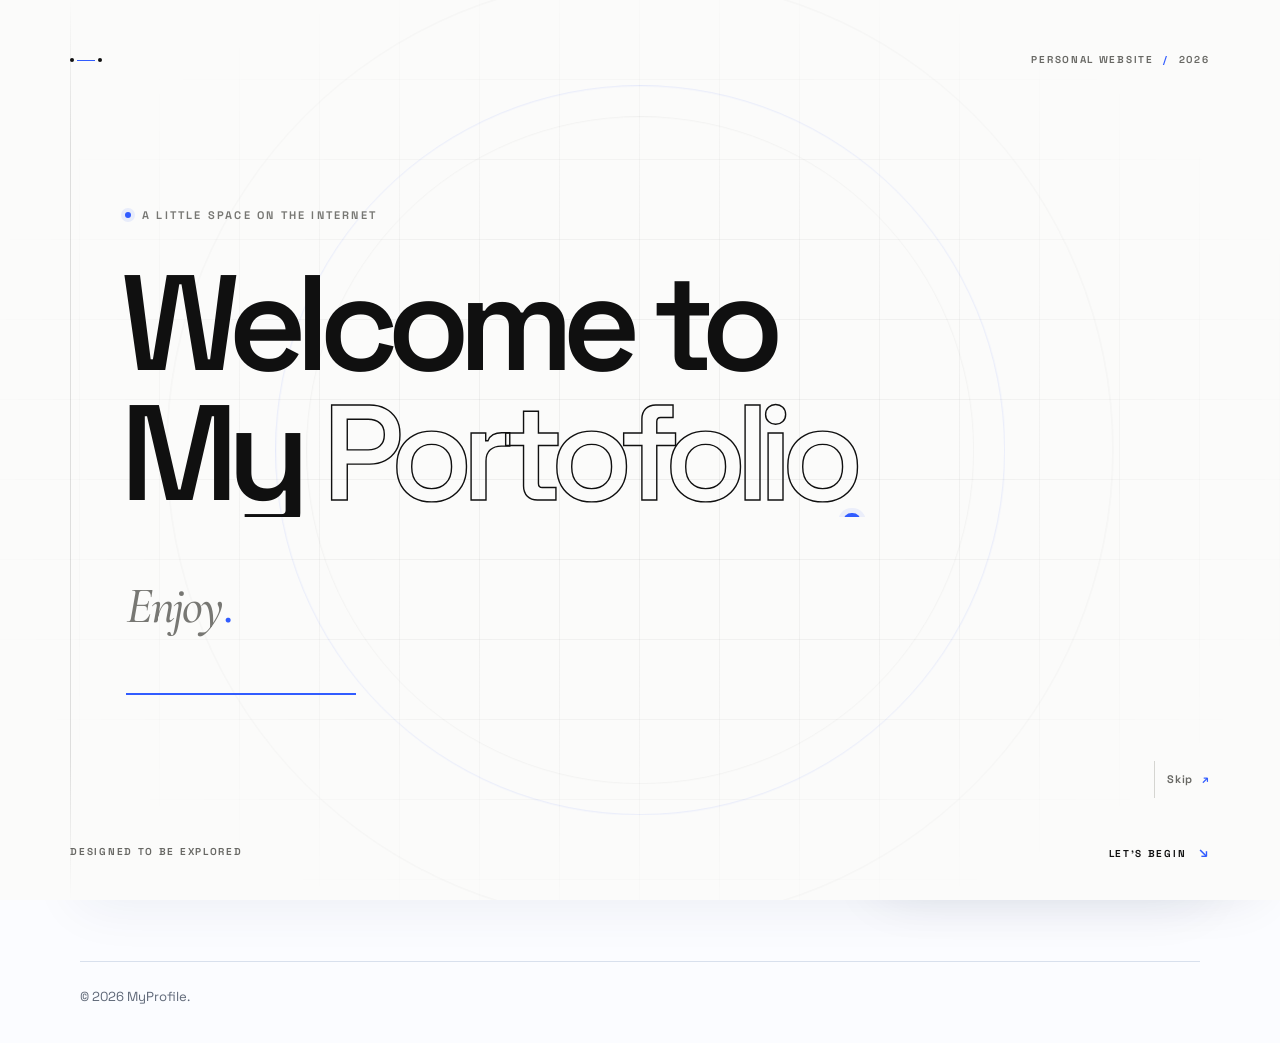
<file: index.html>
<!DOCTYPE html>
<html lang="id">
<head>
    <meta charset="UTF-8">
    <meta name="viewport" content="width=device-width, initial-scale=1.0">
    <title>Beranda | Biodata Saya</title>
    <link rel="preconnect" href="https://fonts.googleapis.com">
    <link rel="preconnect" href="https://fonts.gstatic.com" crossorigin>
    <link href="https://fonts.googleapis.com/css2?family=Cormorant+Garamond:ital,wght@1,500&family=Space+Grotesk:wght@400;500;600;700&display=swap" rel="stylesheet">
    <link rel="stylesheet" href="style.css">
    <link rel="stylesheet" href="https://cdnjs.cloudflare.com/ajax/libs/font-awesome/6.7.2/css/all.min.css">
    <link rel="preconnect" href="https://fonts.googleapis.com">
    <link rel="preconnect" href="https://fonts.gstatic.com" crossorigin>
    <link href="https://fonts.googleapis.com/css2?family=IBM+Plex+Mono:wght@400;500;600&family=Space+Grotesk:wght@400;500;600;700&display=swap" rel="stylesheet">

    <script src="site.js" defer></script>
    <script src="particles.js" defer></script>
</head>
<body>

<div class="portfolio-intro" id="portfolio-intro" aria-label="Welcome to My Portofolio. Enjoy." role="status">
    <div class="intro-grid" aria-hidden="true"></div>
    <div class="intro-orbit intro-orbit-one" aria-hidden="true"></div>
    <div class="intro-orbit intro-orbit-two" aria-hidden="true"></div>
    <div class="intro-topline" aria-hidden="true">
        <span class="intro-mark"><span></span><span></span><span></span></span>
        <span class="intro-index">PERSONAL WEBSITE <i> / </i> 2026</span>
    </div>
    <div class="intro-center">
        <p class="intro-eyebrow"><span class="intro-eyebrow-dot"></span> A LITTLE SPACE ON THE INTERNET</p>
        <div class="intro-title-wrap">
            <h1 class="intro-title"><span>Welcome to</span><span class="intro-title-second">My <em>Portofolio</em></span></h1>
        </div>
        <p class="intro-enjoy">Enjoy<span class="intro-period">.</span></p>
        <div class="intro-progress" aria-hidden="true"><span></span></div>
    </div>
    <div class="intro-bottomline" aria-hidden="true">
        <span>DESIGNED TO BE EXPLORED</span>
        <span class="intro-scroll-hint">LET'S BEGIN <b>↘</b></span>
    </div>
    <button class="intro-skip" id="intro-skip" type="button" aria-label="Skip intro">Skip <span>↗</span></button>
</div>

<nav>
    <a href="index.html" class="logo">BiodataSaya.</a>
    <ul>
        <li><a href="index.html" class="active">Beranda</a></li>
        <li><a href="tentang.html">Tentang</a></li>
        <li><a href="hobi.html">Hobi</a></li>
        <li><a href="cita-cita.html">Cita-cita</a></li>
        <li><a href="kontak.html">Kontak</a></li>
    </ul>
</nav>


<main class="home-main">
    <section class="hero">
       <div class="avatar">
    <img src="baim5.jpeg" alt="baim6">
</div>
        <h1>Halo, Saya <span class="highlight">Baim Al Habsyih</span></h1>
        <p>Selamat datang di website biodata pribadi saya.</p>
        <p>Di sini kamu bisa mengenal lebih dekat tentang saya, hobi, dan cita-cita saya.</p>

      
    </section>

    <section class="card">
        <h2>Selamat Datang!</h2>
        <p>
            Website ini dibuat untuk memperkenalkan diri saya
            dan menjadi tempat saya untuk berbagi informasi tentang
            kehidupan, minat, dan impian saya.
        </p>
        
    </section>
</main>

<footer>© 2026 MyProfile.</footer>

    <script src="intro.js" defer></script>
</body>
</html>
</file>
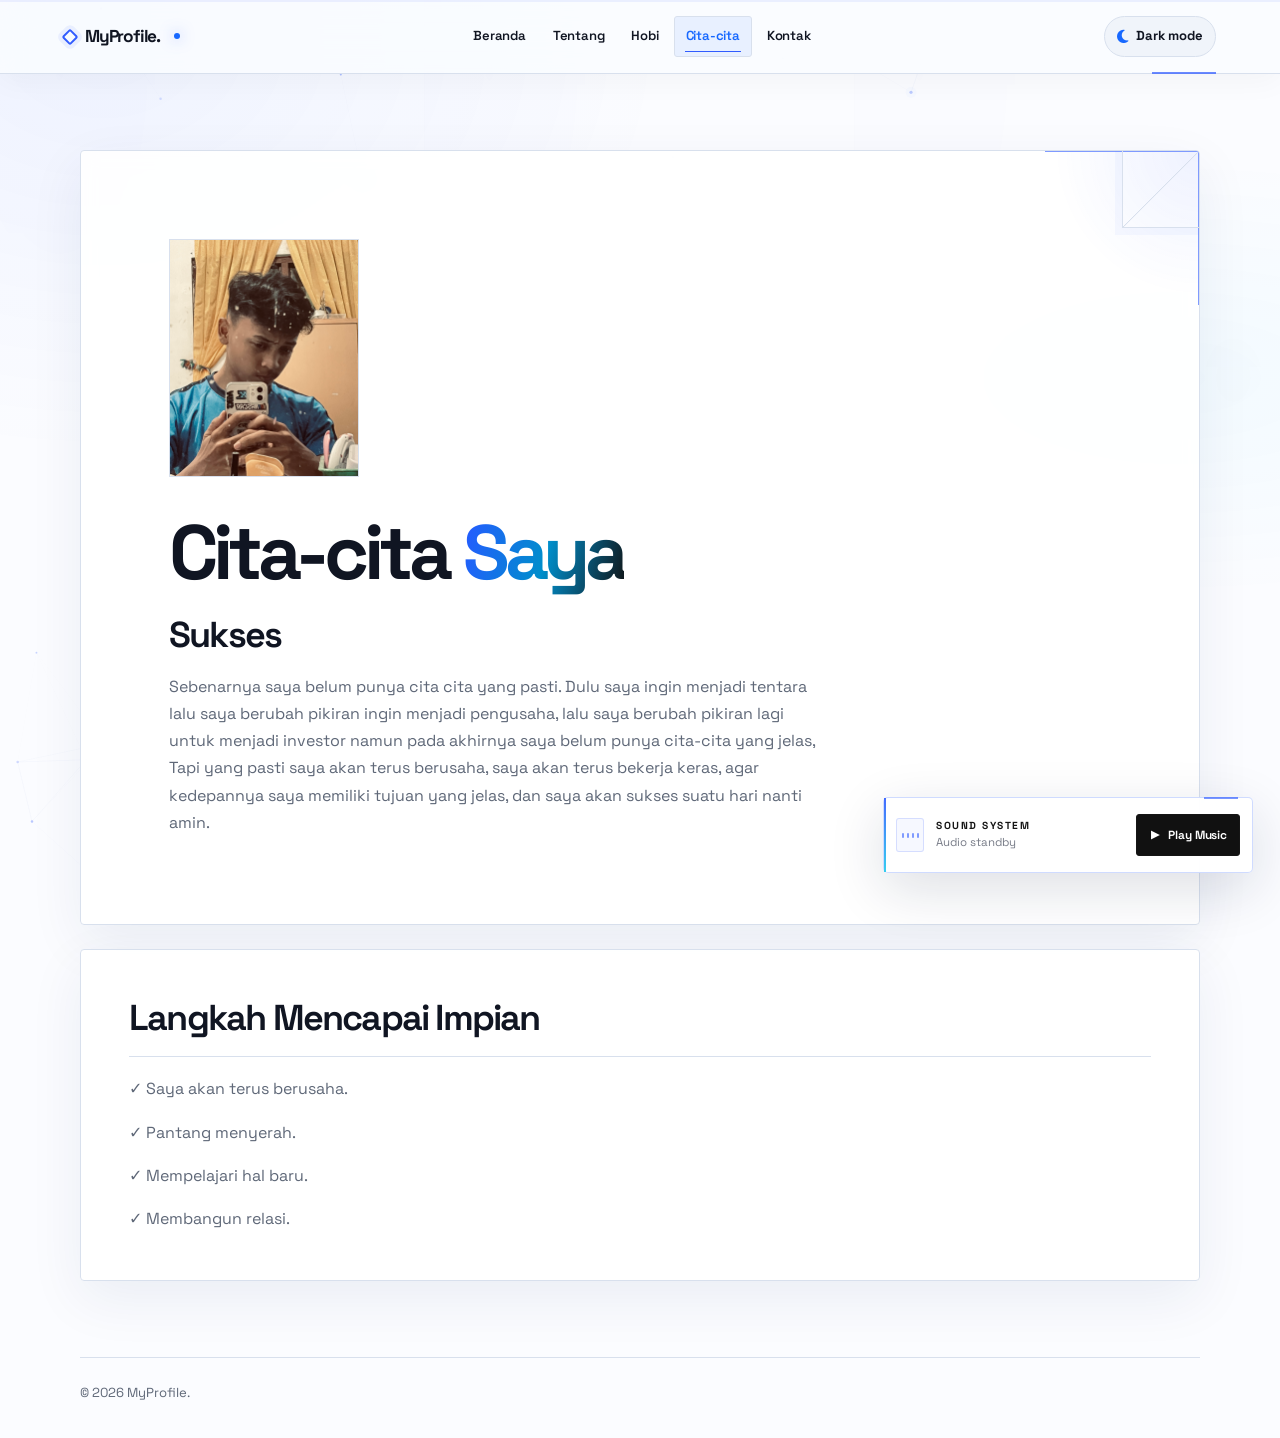
<file: cita-cita.html>
<!DOCTYPE html>
<html lang="id">
<head>
    <meta charset="UTF-8">
    <meta name="viewport" content="width=device-width, initial-scale=1.0">
    <title>Cita-cita | MyProfile</title>
    <link rel="stylesheet" href="style.css">
    <link rel="stylesheet" href="https://cdnjs.cloudflare.com/ajax/libs/font-awesome/6.7.2/css/all.min.css">
    <link rel="preconnect" href="https://fonts.googleapis.com">
    <link rel="preconnect" href="https://fonts.gstatic.com" crossorigin>
    <link href="https://fonts.googleapis.com/css2?family=IBM+Plex+Mono:wght@400;500;600&family=Space+Grotesk:wght@400;500;600;700&display=swap" rel="stylesheet">
    <script src="site.js" defer></script>
    <script src="particles.js" defer></script>
</head>
<body>


<nav>
    <a href="index.html" class="logo">MyProfile.</a>
    <ul>
        <li><a href="index.html">Beranda</a></li>
        <li><a href="tentang.html">Tentang</a></li>
        <li><a href="hobi.html">Hobi</a></li>
        <li><a href="cita-cita.html" class="active">Cita-cita</a></li>
        <li><a href="kontak.html">Kontak</a></li>
    </ul>
</nav>


<main>
    <section class="hero">
       <div class="avatar">
    <img src="baim.jpeg" alt="baim">
</div>
        <h1>Cita-cita <span class="highlight">Saya</span></h1>
        <h2>Sukses</h2>

        <p>
            Sebenarnya saya belum punya cita cita yang pasti. Dulu saya ingin menjadi tentara
			lalu saya berubah pikiran ingin menjadi pengusaha, lalu saya berubah pikiran lagi untuk menjadi investor
			namun pada akhirnya saya belum punya cita-cita yang jelas, Tapi yang pasti saya akan terus berusaha,
			saya akan terus bekerja keras, agar kedepannya saya memiliki tujuan yang jelas, dan saya akan sukses suatu hari nanti amin.
        </p>


    </section>

    <section class="card">
        <h2>Langkah Mencapai Impian</h2>
        <p>✓ Saya akan terus berusaha.</p>
        <p>✓ Pantang menyerah.</p>
        <p>✓ Mempelajari hal baru.</p>
        <p>✓ Membangun relasi.</p>
    </section>
</main>

<footer>© 2026 MyProfile.</footer>

</body>
</html>
</file>
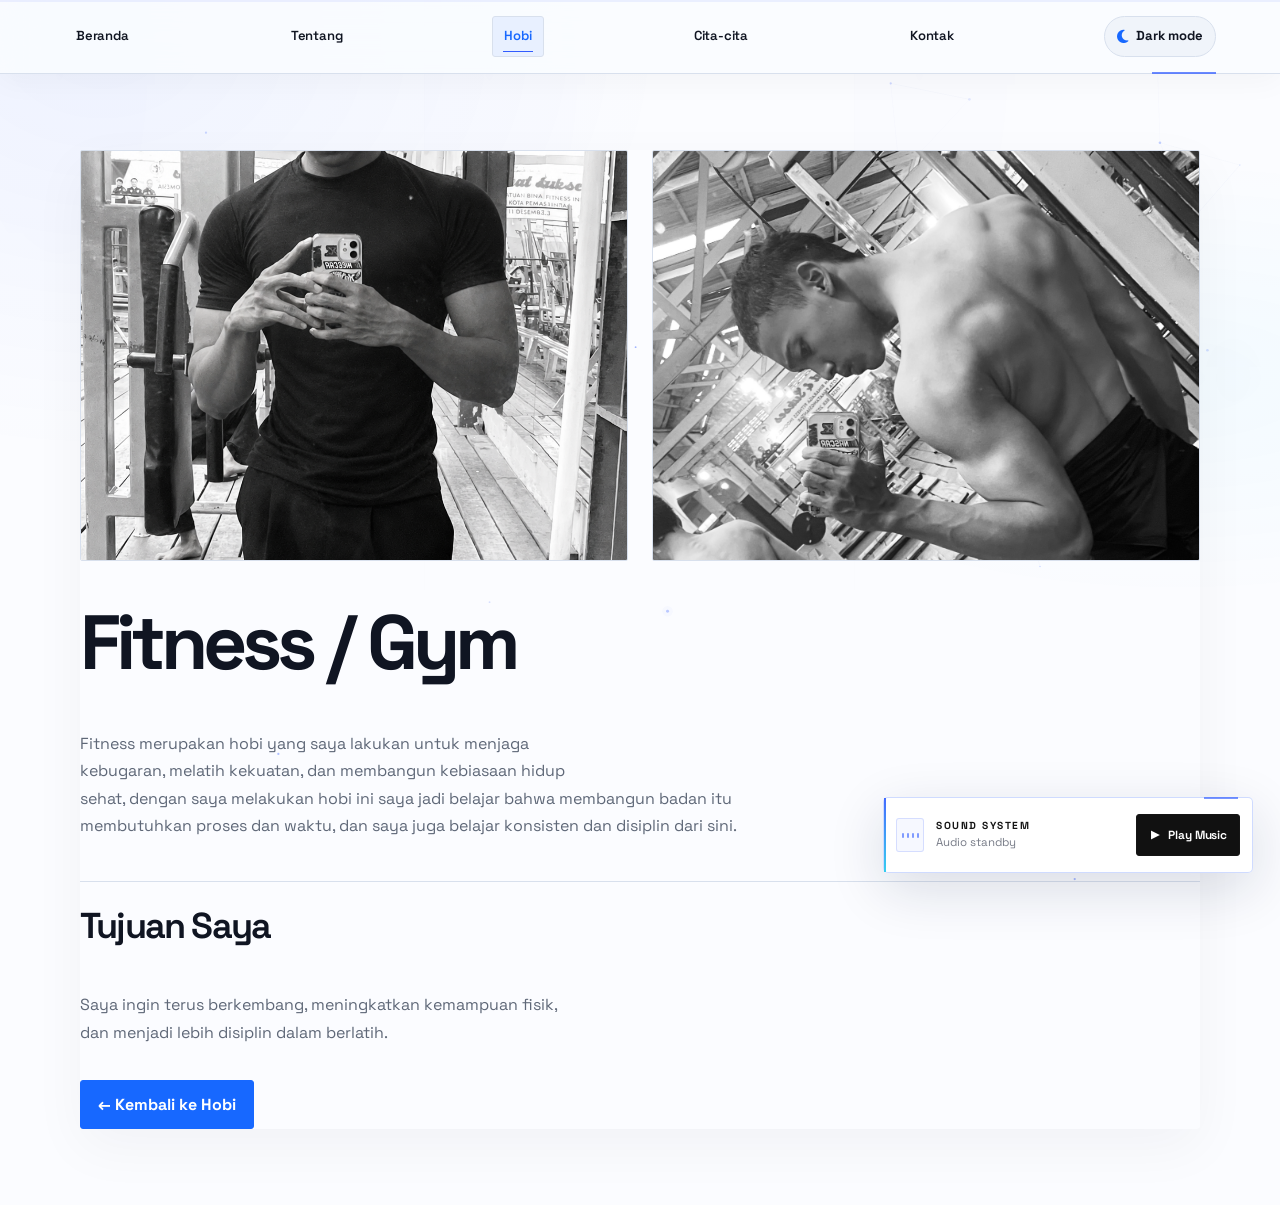
<file: fitness.html>
<!DOCTYPE html>
<html lang="id">
<head>
    <meta charset="UTF-8">
    <meta name="viewport" content="width=device-width, initial-scale=1.0">
    <title>Hobi Fitness</title>
    <link rel="stylesheet" href="style.css">
    <link rel="stylesheet" href="https://cdnjs.cloudflare.com/ajax/libs/font-awesome/6.7.2/css/all.min.css">
    <link rel="preconnect" href="https://fonts.googleapis.com">
    <link rel="preconnect" href="https://fonts.gstatic.com" crossorigin>
    <link href="https://fonts.googleapis.com/css2?family=IBM+Plex+Mono:wght@400;500;600&family=Space+Grotesk:wght@400;500;600;700&display=swap" rel="stylesheet">
    <script src="site.js" defer></script>
    <script src="particles.js" defer></script>
</head>
<body>

    <nav class="navbar">
        <a href="index.html">Beranda</a>
        <a href="tentang.html">Tentang</a>
        <a href="hobi.html" class="active">Hobi</a>
        <a href="cita-cita.html">Cita-cita</a>
        <a href="kontak.html">Kontak</a>
    </nav>

    <main class="hobby-detail">
        <img src="gym.png" alt="gym">
		<img src="gym2.jpeg" alt="gym2">

        <h1>Fitness / Gym</h1>

        <p>
            Fitness merupakan hobi yang saya lakukan untuk menjaga
            kebugaran, melatih kekuatan, dan membangun kebiasaan hidup
            sehat, dengan saya melakukan hobi ini saya jadi belajar bahwa membangun badan itu
			membutuhkan proses dan waktu, dan saya juga belajar konsisten dan disiplin dari sini.
        </p>

        <h2>Tujuan Saya</h2>
        <p>
            Saya ingin terus berkembang, meningkatkan kemampuan fisik,
            dan menjadi lebih disiplin dalam berlatih.
        </p>

        <a href="hobi.html" class="back-button">
            ← Kembali ke Hobi
        </a>
    </main>

</body>
</html>
</file>
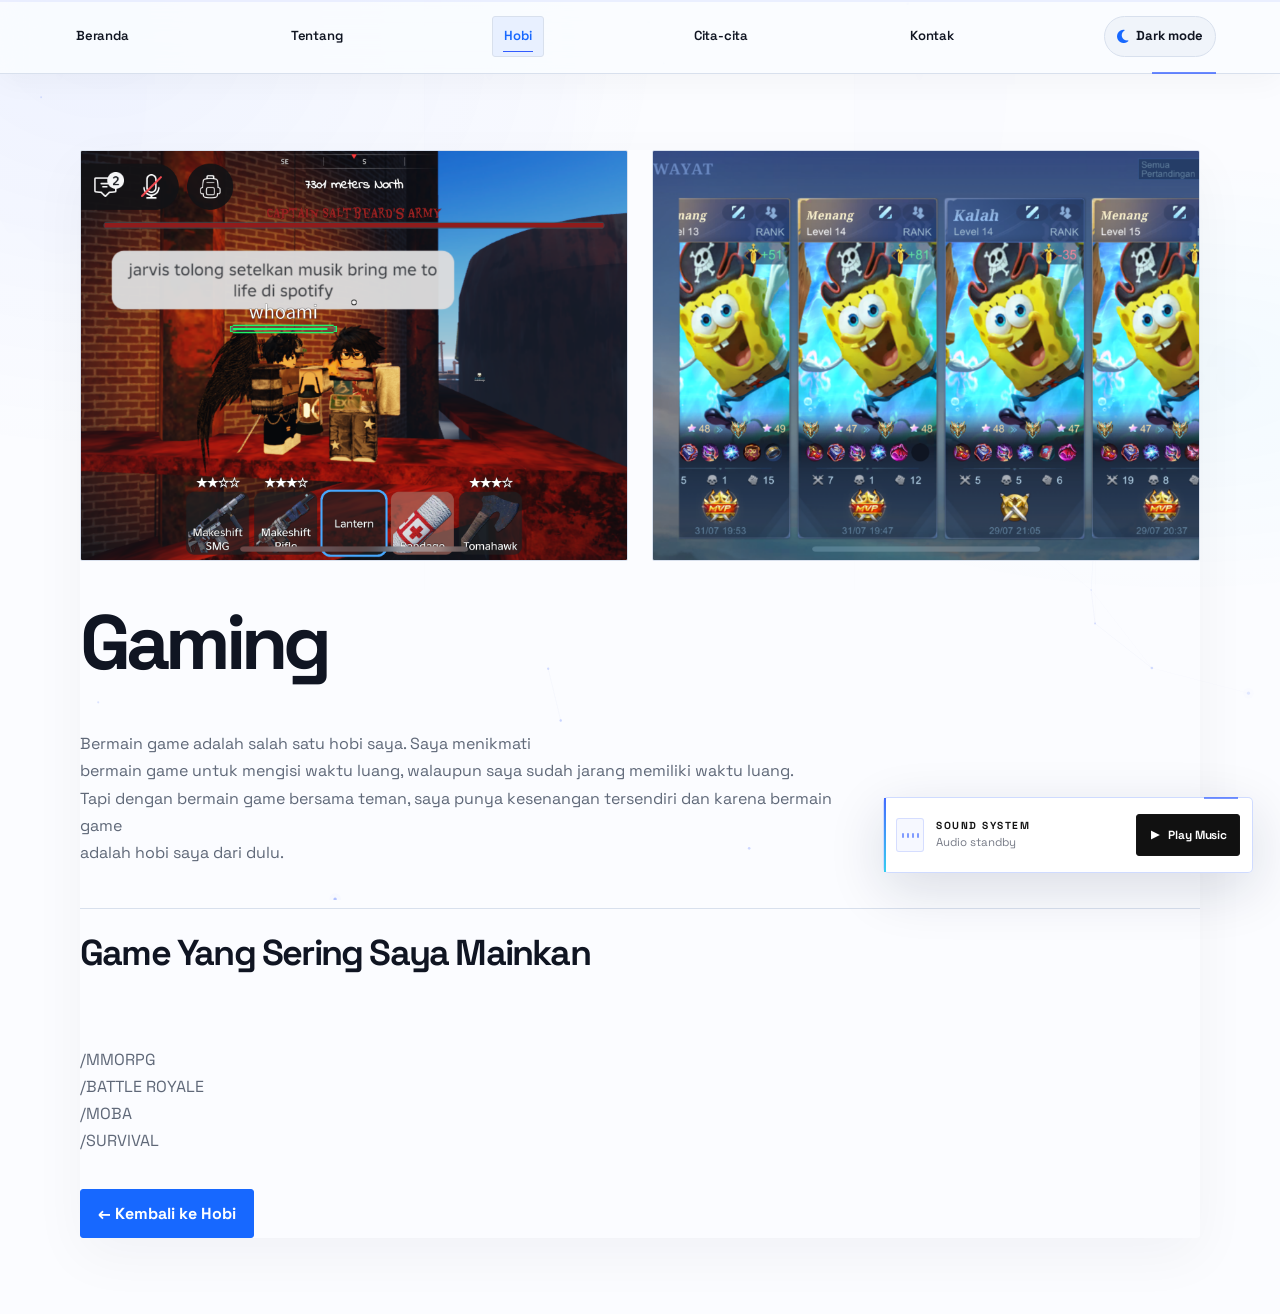
<file: gaming.html>
<!DOCTYPE html>
<html lang="id">
<head>
    <meta charset="UTF-8">
    <meta name="viewport" content="width=device-width, initial-scale=1.0">
    <title>Hobi Gaming</title>
    <link rel="stylesheet" href="style.css">
    <link rel="stylesheet" href="https://cdnjs.cloudflare.com/ajax/libs/font-awesome/6.7.2/css/all.min.css">
    <link rel="preconnect" href="https://fonts.googleapis.com">
    <link rel="preconnect" href="https://fonts.gstatic.com" crossorigin>
    <link href="https://fonts.googleapis.com/css2?family=IBM+Plex+Mono:wght@400;500;600&family=Space+Grotesk:wght@400;500;600;700&display=swap" rel="stylesheet">
    <script src="site.js" defer></script>
    <script src="particles.js" defer></script>
</head>
<body>

    <nav class="navbar">
        <a href="index.html">Beranda</a>
        <a href="tentang.html">Tentang</a>
        <a href="hobi.html" class="active">Hobi</a>
        <a href="cita-cita.html">Cita-cita</a>
        <a href="kontak.html">Kontak</a>
    </nav>

    <main class="hobby-detail">
        <img src="gaming1.png" alt="gaming1">
		<img src="gaming2.png" alt="gaming2">

        <h1>Gaming</h1>

        <p>
            Bermain game adalah salah satu hobi saya. Saya menikmati
            bermain game untuk mengisi waktu luang, walaupun saya sudah jarang memiliki waktu luang.
			Tapi dengan bermain game bersama teman, saya punya kesenangan tersendiri dan karena bermain game
			adalah hobi saya dari dulu.
        </p>

        <h2>Game Yang Sering Saya Mainkan</h2>
        <p>
            
			/MMORPG
			/BATTLE ROYALE
			/MOBA
			/SURVIVAL
        </p>

        <a href="hobi.html" class="back-button">
            ← Kembali ke Hobi
        </a>
    </main>

</body>
</html>
</file>
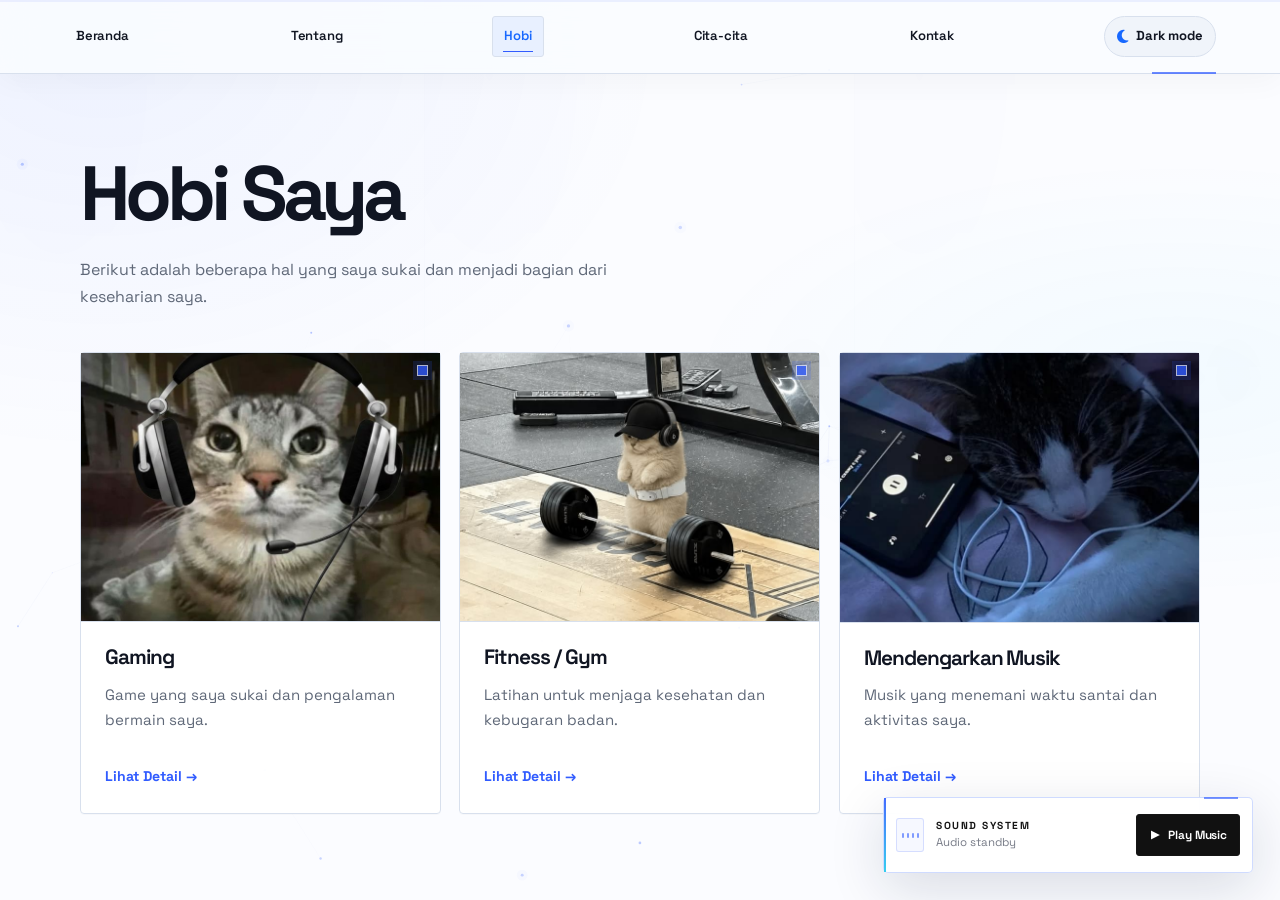
<file: hobi.html>
<!DOCTYPE html>
<html lang="id">
<head>
    <meta charset="UTF-8">
    <meta name="viewport" content="width=device-width, initial-scale=1.0">
    <title>Hobi Saya</title>
    <link rel="stylesheet" href="style.css">
    <link rel="stylesheet" href="https://cdnjs.cloudflare.com/ajax/libs/font-awesome/6.7.2/css/all.min.css">
    <link rel="preconnect" href="https://fonts.googleapis.com">
    <link rel="preconnect" href="https://fonts.gstatic.com" crossorigin>
    <link href="https://fonts.googleapis.com/css2?family=IBM+Plex+Mono:wght@400;500;600&family=Space+Grotesk:wght@400;500;600;700&display=swap" rel="stylesheet">
    <script src="site.js" defer></script>
    <script src="particles.js" defer></script>
</head>
<body>

<nav class="navbar">
    <a href="index.html">Beranda</a>
    <a href="tentang.html">Tentang</a>
    <a href="hobi.html" class="active">Hobi</a>
    <a href="cita-cita.html">Cita-cita</a>
    <a href="kontak.html">Kontak</a>
</nav>

    <main class="hobby-container">
        <h1>Hobi Saya</h1>
        <p class="hobby-intro">
            Berikut adalah beberapa hal yang saya sukai
            dan menjadi bagian dari keseharian saya.
        </p>

        <div class="hobby-grid">

            <a href="gaming.html" class="hobby-card">
                <img src="gamingcat.jfif" alt="gamingcat">
                <div class="hobby-info">
                    <h2>Gaming</h2>
                    <p>Game yang saya sukai dan pengalaman bermain saya.</p>
                    <span>Lihat Detail →</span>
                </div>
            </a>

            <a href="fitness.html" class="hobby-card">
                <img src="gymcat.jfif" alt="gymcat">
                <div class="hobby-info">
                    <h2>Fitness / Gym</h2>
                    <p>Latihan untuk menjaga kesehatan dan kebugaran badan.</p>
                    <span>Lihat Detail →</span>
                </div>
            </a>

            <a href="musik.html" class="hobby-card">
                <img src="musiccat.jfif" alt="musiccat">
                <div class="hobby-info">
                    <h2>Mendengarkan Musik</h2>
                    <p>Musik yang menemani waktu santai dan aktivitas saya.</p>
                    <span>Lihat Detail →</span>
                </div>
            </a>

        </div>
    </main>

</body>
</html>
</file>
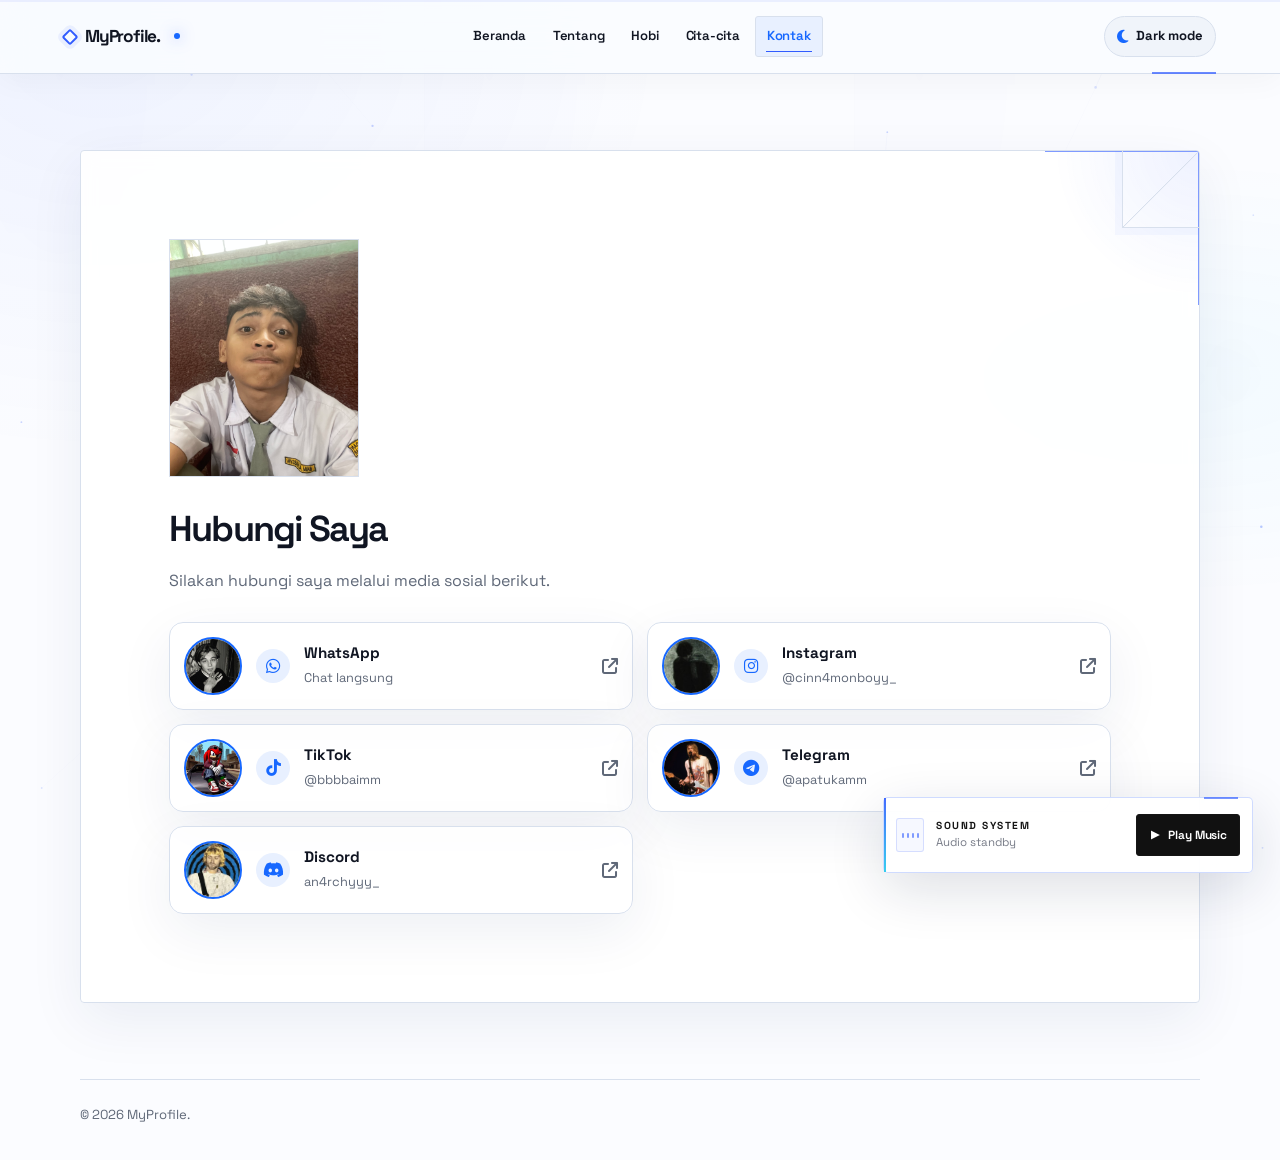
<file: kontak.html>
<!DOCTYPE html>
<html lang="id">
<head>
    <meta charset="UTF-8">
    <meta name="viewport" content="width=device-width, initial-scale=1.0">
    <title>Kontak | MyProfile</title>
    <link rel="stylesheet" href="style.css">
    <link rel="stylesheet" href="https://cdnjs.cloudflare.com/ajax/libs/font-awesome/6.7.2/css/all.min.css">
    <link rel="preconnect" href="https://fonts.googleapis.com">
    <link rel="preconnect" href="https://fonts.gstatic.com" crossorigin>
    <link href="https://fonts.googleapis.com/css2?family=IBM+Plex+Mono:wght@400;500;600&family=Space+Grotesk:wght@400;500;600;700&display=swap" rel="stylesheet">
    <script src="site.js" defer></script>
    <script src="particles.js" defer></script>
</head>
<body>


<nav>
    <a href="index.html" class="logo">MyProfile.</a>
    <ul>
        <li><a href="index.html">Beranda</a></li>
        <li><a href="tentang.html">Tentang</a></li>
        <li><a href="hobi.html">Hobi</a></li>
        <li><a href="cita-cita.html">Cita-cita</a></li>
        <li><a href="kontak.html" class="active">Kontak</a></li>
    </ul>
</nav>


<main>
    <section class="hero">
         <div class="avatar">
    <img src="baim3.jpeg" alt="baim3">
</div>
       <h2>Hubungi Saya</h2>
<p>Silakan hubungi saya melalui media sosial berikut.</p>

<div class="social-links" aria-label="Daftar media sosial">
    <a class="social-card" href="https://wa.me/6285355792309" target="_blank" rel="noopener noreferrer">
        <img class="social-avatar" src="whatsappprofile.jpg" alt="Foto profil WhatsApp" onerror="this.style.display='none'">
        <span class="social-icon"><i class="fa-brands fa-whatsapp" aria-hidden="true"></i></span>
        <span class="social-meta"><strong>WhatsApp</strong><span>Chat langsung</span></span><i class="fa-solid fa-arrow-up-right-from-square social-arrow" aria-hidden="true"></i>
    </a>
    <a class="social-card" href="https://www.instagram.com/cinn4monboyy_/" target="_blank" rel="noopener noreferrer">
        <img class="social-avatar" src="instagramprofil.jpg" alt="Foto profil Instagram" onerror="this.style.display='none'">
        <span class="social-icon"><i class="fa-brands fa-instagram" aria-hidden="true"></i></span>
        <span class="social-meta"><strong>Instagram</strong><span>@cinn4monboyy_</span></span><i class="fa-solid fa-arrow-up-right-from-square social-arrow" aria-hidden="true"></i>
    </a>
    <a class="social-card" href="https://www.tiktok.com/@bbbbaimm" target="_blank" rel="noopener noreferrer">
        <img class="social-avatar" src="tiktokprofile.jpg" alt="Foto profil TikTok" onerror="this.style.display='none'">
        <span class="social-icon"><i class="fa-brands fa-tiktok" aria-hidden="true"></i></span>
        <span class="social-meta"><strong>TikTok</strong><span>@bbbbaimm</span></span><i class="fa-solid fa-arrow-up-right-from-square social-arrow" aria-hidden="true"></i>
    </a>
    <a class="social-card" href="https://t.me/apatukamm" target="_blank" rel="noopener noreferrer">
        <img class="social-avatar" src="telegramprofile.jpg" alt="Foto profil Telegram" onerror="this.style.display='none'">
        <span class="social-icon"><i class="fa-brands fa-telegram" aria-hidden="true"></i></span>
        <span class="social-meta"><strong>Telegram</strong><span>@apatukamm</span></span><i class="fa-solid fa-arrow-up-right-from-square social-arrow" aria-hidden="true"></i>
    </a>
    <a class="social-card" href="https://discord.com/" target="_blank" rel="noopener noreferrer">
        <img class="social-avatar" src="discordprofile.jpg" alt="Foto profil Discord" onerror="this.style.display='none'">
        <span class="social-icon"><i class="fa-brands fa-discord" aria-hidden="true"></i></span>
        <span class="social-meta"><strong>Discord</strong><span>an4rchyyy_</span></span><i class="fa-solid fa-arrow-up-right-from-square social-arrow" aria-hidden="true"></i>
    </a>
</div>
    </section>
</main>

<footer>© 2026 MyProfile.</footer>

<script>
    function tampilkanPesan() {
        document.getElementById("pesan").textContent =
            "Halo! Terima kasih sudah mengunjungi website saya 😊";
    }
</script>

</body>
</html>
</file>
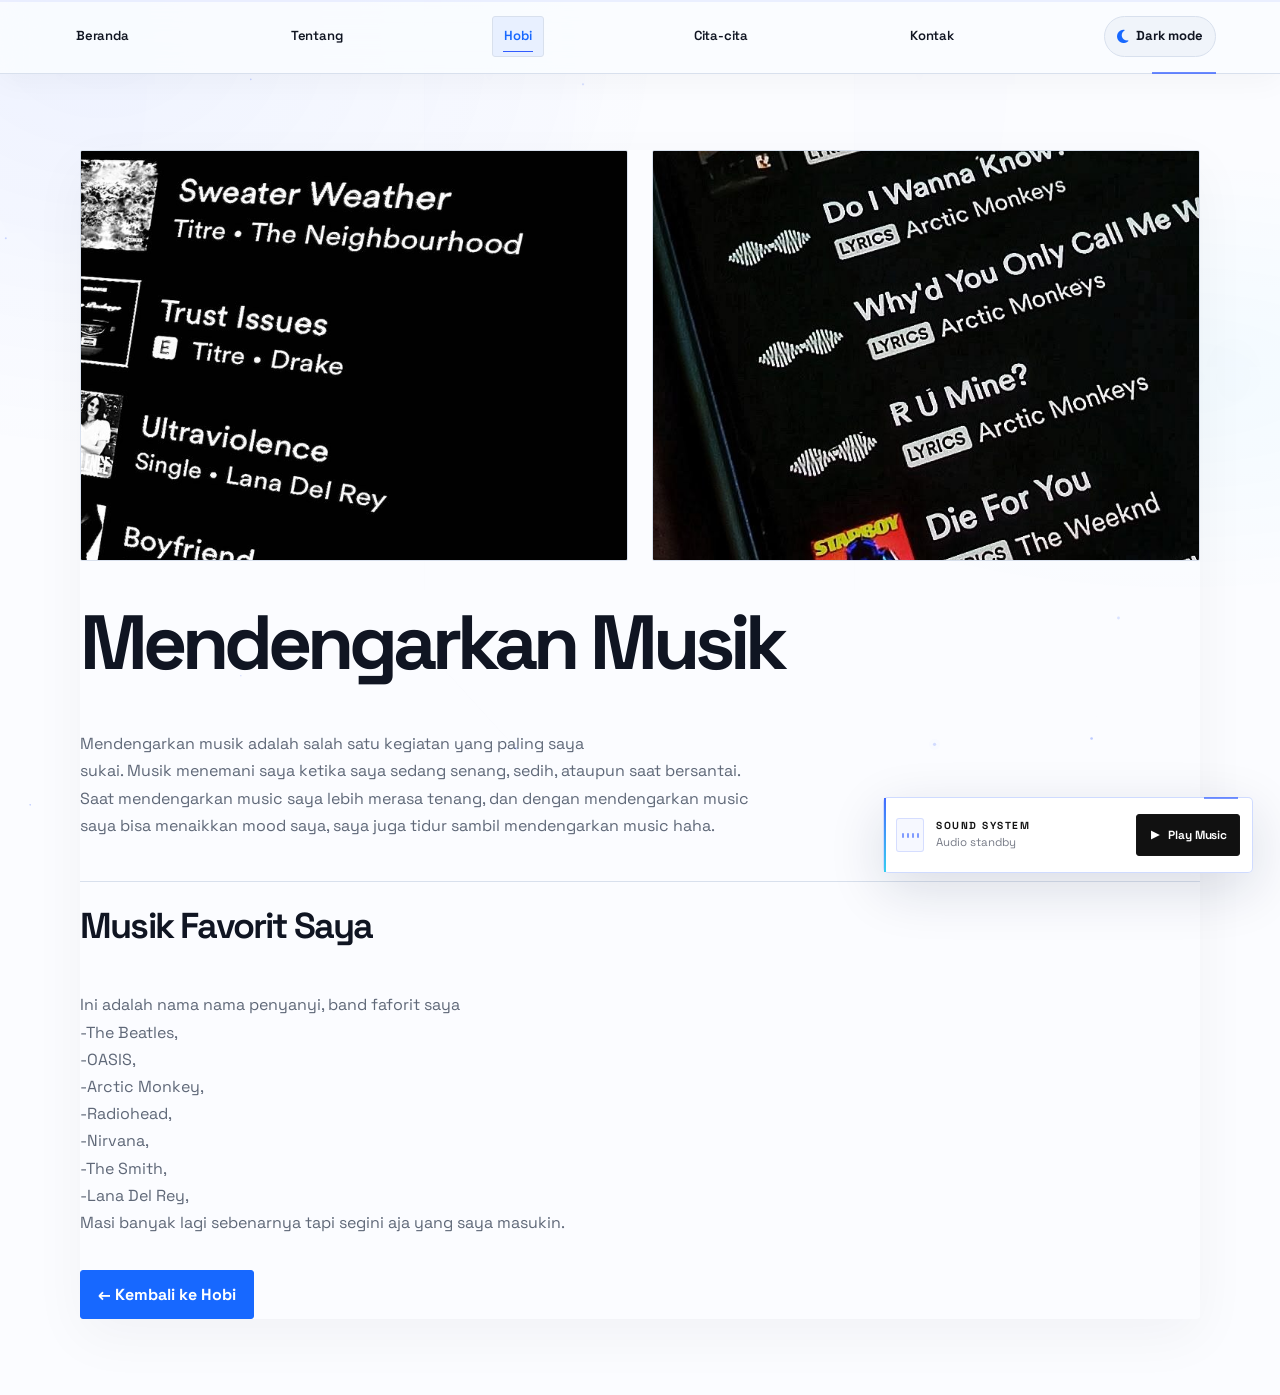
<file: musik.html>
<!DOCTYPE html>
<html lang="id">
<head>
    <meta charset="UTF-8">
    <meta name="viewport" content="width=device-width, initial-scale=1.0">
    <title>Hobi Musik</title>
    <link rel="stylesheet" href="style.css">
    <link rel="stylesheet" href="https://cdnjs.cloudflare.com/ajax/libs/font-awesome/6.7.2/css/all.min.css">
    <link rel="preconnect" href="https://fonts.googleapis.com">
    <link rel="preconnect" href="https://fonts.gstatic.com" crossorigin>
    <link href="https://fonts.googleapis.com/css2?family=IBM+Plex+Mono:wght@400;500;600&family=Space+Grotesk:wght@400;500;600;700&display=swap" rel="stylesheet">
    <script src="site.js" defer></script>
    <script src="particles.js" defer></script>
</head>
<body>

    <nav class="navbar">
        <a href="index.html">Beranda</a>
        <a href="tentang.html">Tentang</a>
        <a href="hobi.html" class="active">Hobi</a>
        <a href="cita-cita.html">Cita-cita</a>
        <a href="kontak.html">Kontak</a>
    </nav>

    <main class="hobby-detail">
        <img src="music.jfif" alt="music">
		<img src="music2.jfif" alt="music2">

        <h1>Mendengarkan Musik</h1>

        <p>
            Mendengarkan musik adalah salah satu kegiatan yang paling saya
            sukai. Musik menemani saya ketika saya sedang senang, sedih, ataupun saat bersantai.
			Saat mendengarkan music saya lebih merasa tenang, dan dengan mendengarkan music
			saya bisa menaikkan mood saya, saya juga tidur sambil mendengarkan music haha.
        </p>

        <h2>Musik Favorit Saya</h2>
        <p>
            Ini adalah nama nama penyanyi, band faforit saya
			-The Beatles,
			-OASIS,
			-Arctic Monkey,
			-Radiohead,
			-Nirvana,
			-The Smith,
			-Lana Del Rey,
			Masi banyak lagi sebenarnya tapi segini aja yang saya masukin.
        </p>

        <a href="hobi.html" class="back-button">
            ← Kembali ke Hobi
        </a>
    </main>

</body>
</html>
</file>
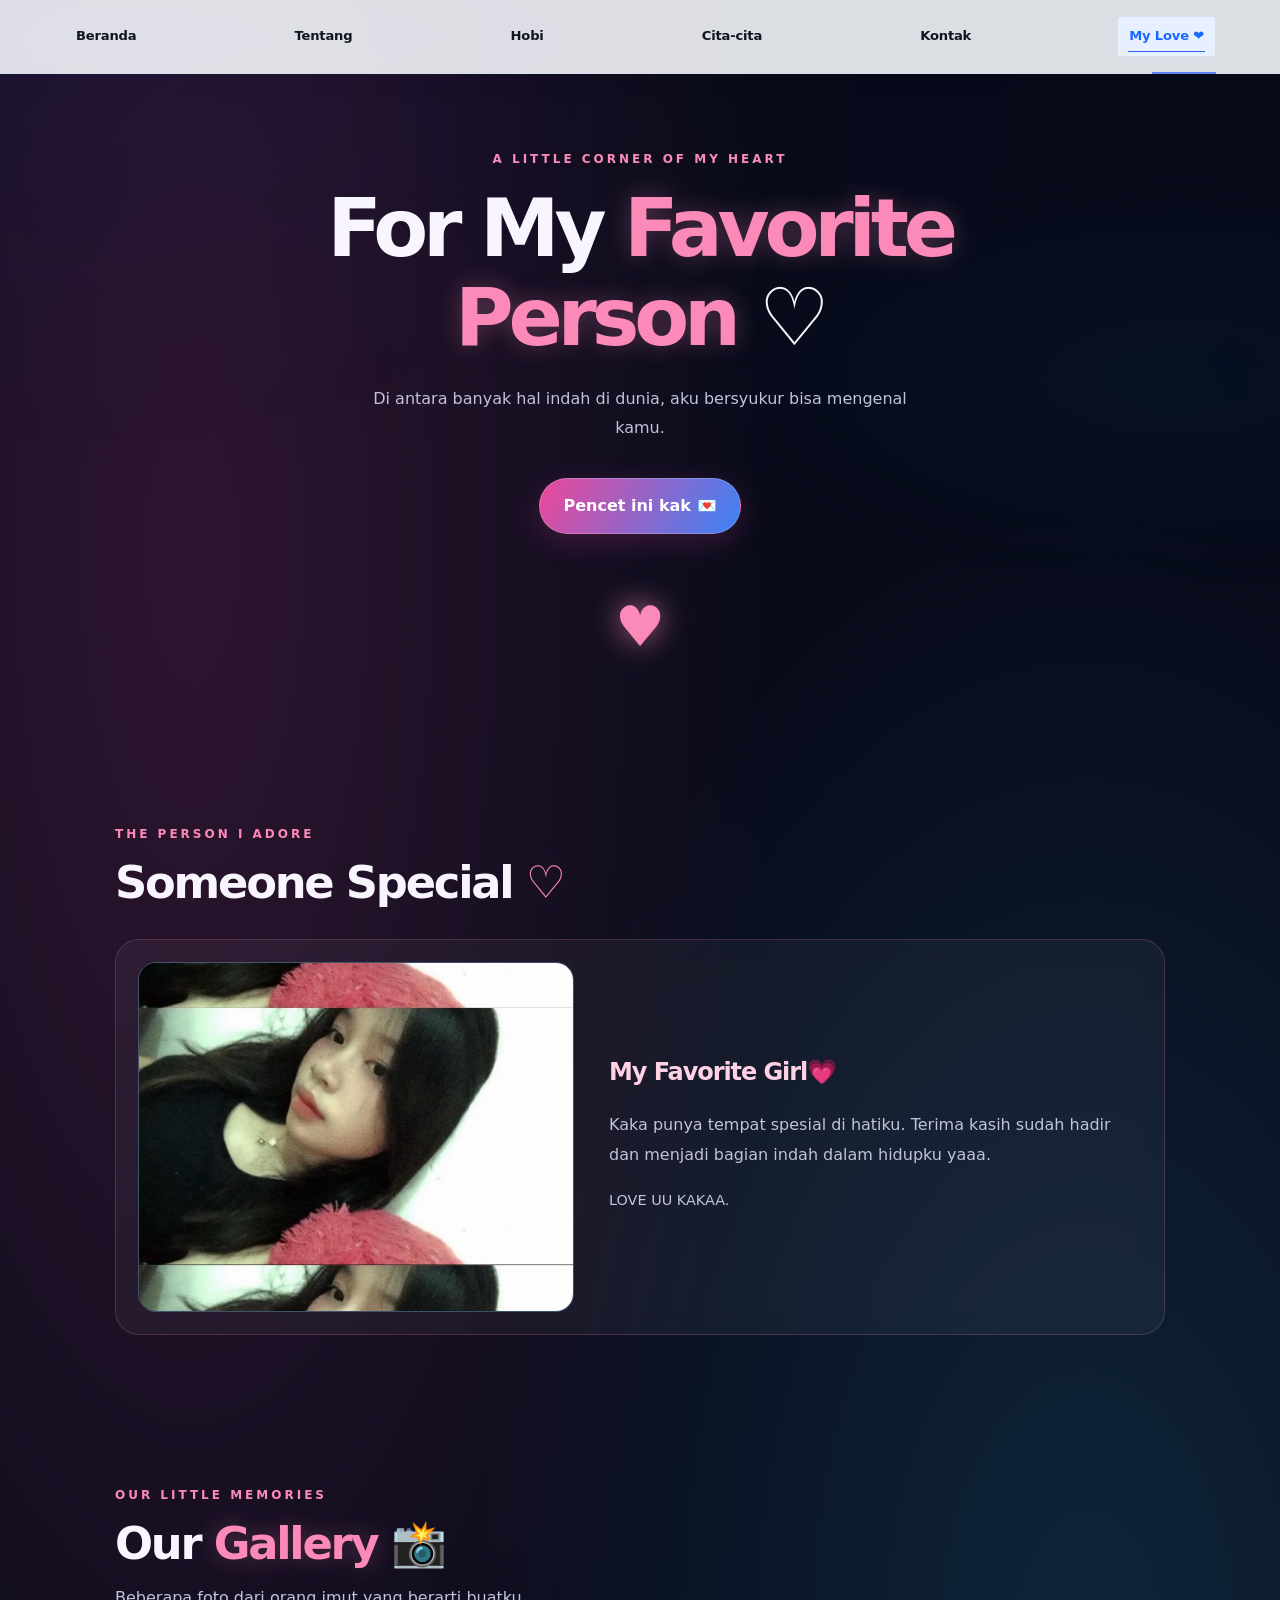
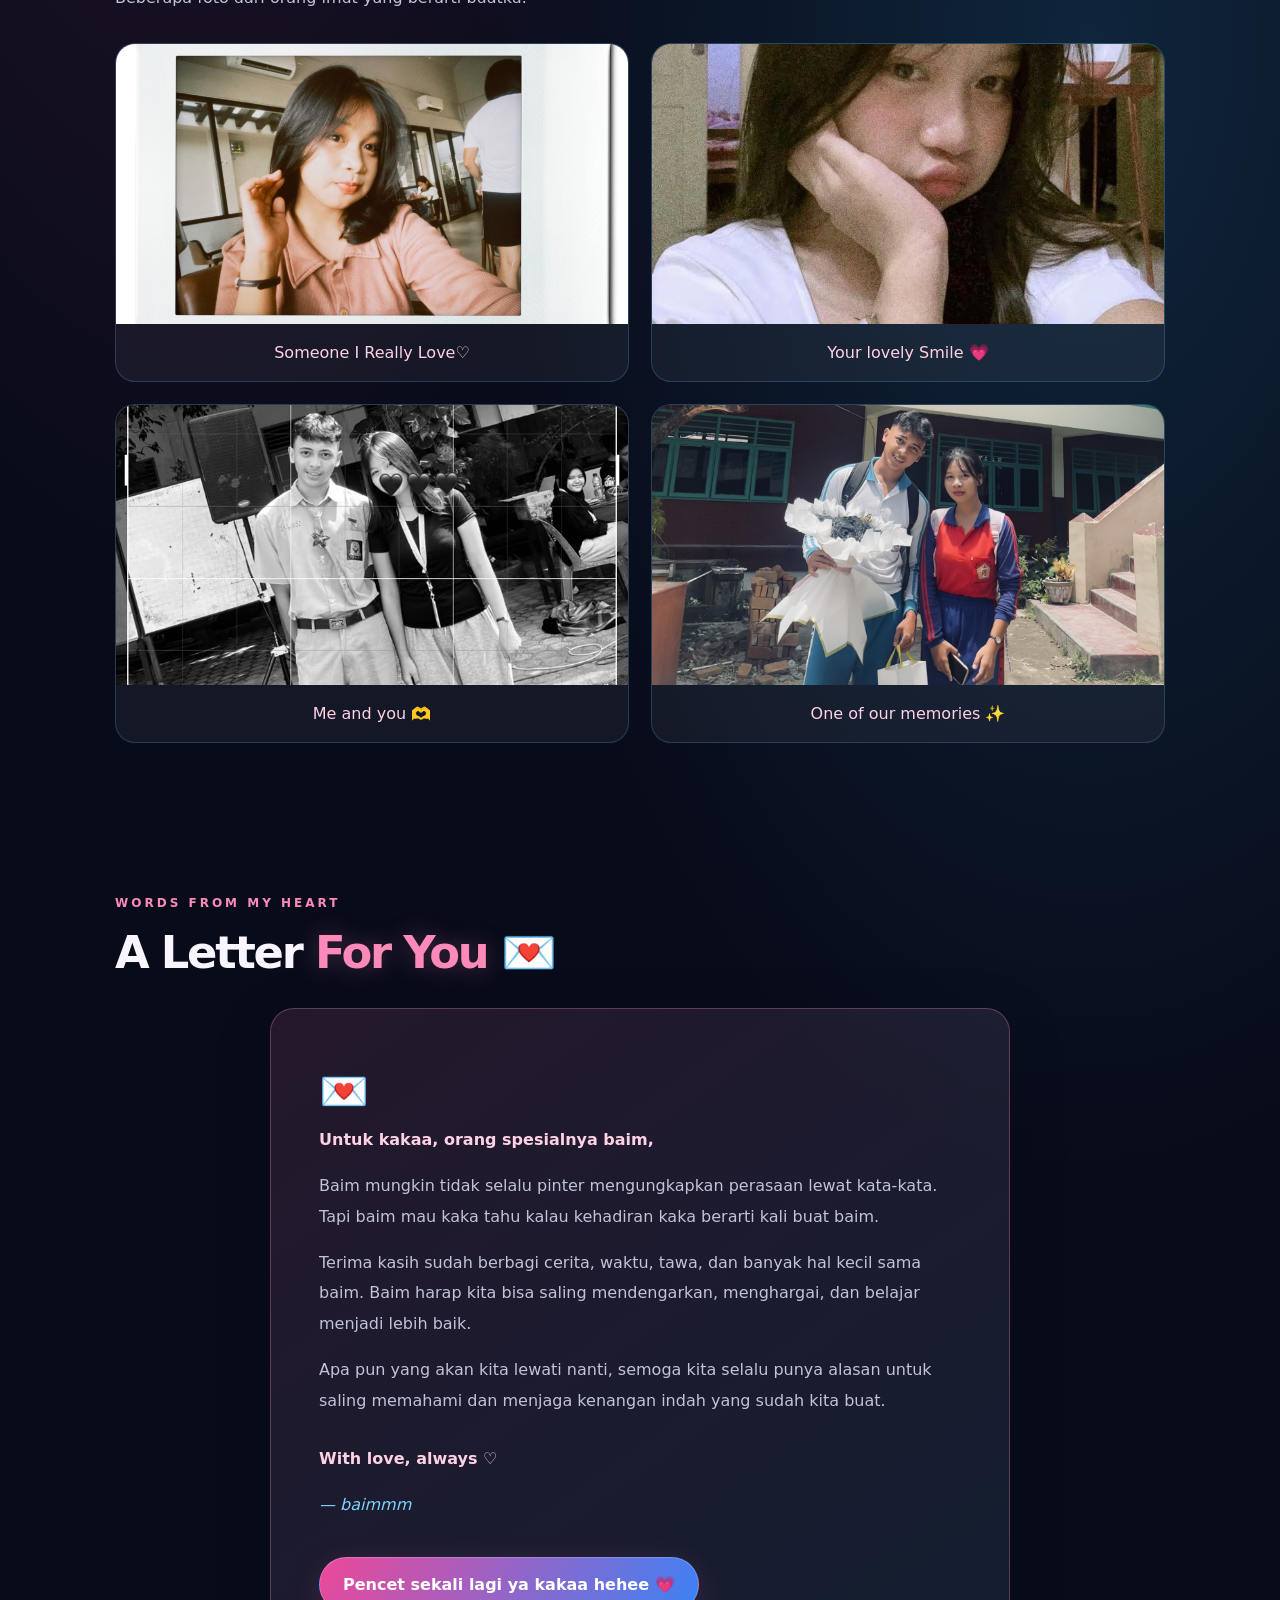
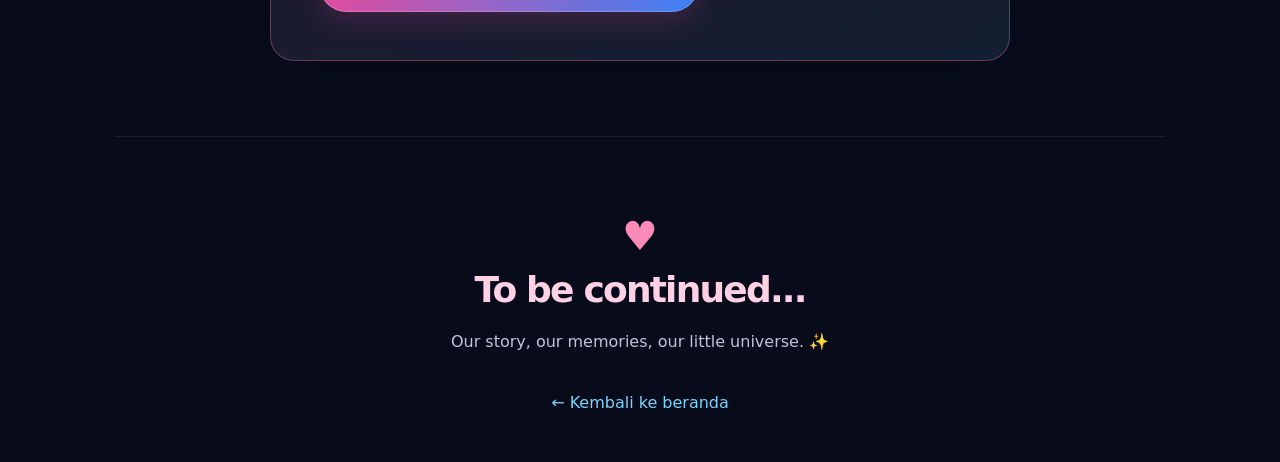
<file: pacar.html>
<!DOCTYPE html>
<html lang="id">
<head>
    <meta charset="UTF-8">
    <meta name="viewport" content="width=device-width, initial-scale=1.0">
    <meta name="theme-color" content="#080b1a">
    <title>My Love ❤️</title>
    <link rel="stylesheet" href="style.css">
    <link rel="stylesheet" href="pacar.css">
    <script src="pacar.js" defer></script>
</head>

<body class="love-page">

    <!-- Navbar -->
    <nav class="navbar">
        <a href="index.html">Beranda</a>
        <a href="tentang.html">Tentang</a>
        <a href="hobi.html">Hobi</a>
        <a href="cita-cita.html">Cita-cita</a>
        <a href="kontak.html">Kontak</a>
        <a href="pacar.html" class="active">My Love ❤️</a>
    </nav>

    <!-- Hati yang melayang -->
    <div class="floating-hearts" aria-hidden="true"></div>

    <main class="love-container">

        <!-- Hero -->
        <section class="love-hero">
            <p class="love-label">A LITTLE CORNER OF MY HEART</p>
            <h1>For My <span>Favorite Person</span> ♡</h1>
            <p class="love-subtitle">
                Di antara banyak hal indah di dunia,
                aku bersyukur bisa mengenal kamu.
            </p>
            <a href="#surat" class="love-button">
                Pencet ini kak 💌
            </a>
            <div class="hero-heart" aria-hidden="true">♥</div>
        </section>

        <!-- Foto pacar -->
        <section class="love-section" id="tentang-dia">
            <p class="love-label">THE PERSON I ADORE</p>
            <h2>Someone Special <span>♡</span></h2>

            <div class="love-profile">
                <img
                    src="kaka.jpeg"
                    alt="kaka"
                    class="love-main-photo"
                    loading="lazy"
                >
                <div class="love-profile-text">
                    <h3>My Favorite Girl💗</h3>
                    <p>
                        Kaka punya tempat spesial di hatiku.
                        Terima kasih sudah hadir dan menjadi
                        bagian indah dalam hidupku yaaa.
                    </p>
                    <p class="love-small">
                        LOVE UU KAKAA.
                    </p>
                </div>
            </div>
        </section>

        <!-- Galeri -->
        <section class="love-section" id="galeri">
            <p class="love-label">OUR LITTLE MEMORIES</p>
            <h2>Our <span>Gallery</span> 📸</h2>
            <p class="love-description">
                Beberapa foto dari orang imut yang berarti buatku.
            </p>

            <div class="love-gallery">
                <figure class="love-photo-card">
                    <img src="kaka2.jpeg"
                         alt="kaka2"
                         loading="lazy">
                    <figcaption>Someone I Really Love♡</figcaption>
                </figure>

                <figure class="love-photo-card">
                    <img src="kaka3.jpeg"
                         alt="kaka"
                         loading="lazy">
                    <figcaption>Your lovely Smile 💗</figcaption>
                </figure>

                <figure class="love-photo-card">
                    <img src="bareng.jpeg"
                         alt="bareng"
                         loading="lazy">
                    <figcaption>Me and you 🫶</figcaption>
                </figure>

                <figure class="love-photo-card">
                    <img src="bareng2.jpeg"
                         alt="bareng2"
                         loading="lazy">
                    <figcaption>One of our memories ✨</figcaption>
                </figure>
            </div>
        </section>

      

        <!-- Surat cinta -->
        <section class="love-section" id="surat">
            <p class="love-label">WORDS FROM MY HEART</p>
            <h2>A Letter <span>For You</span> 💌</h2>

            <div class="love-letter">
                <div class="letter-icon">💌</div>
                <p class="letter-greeting">Untuk kakaa, orang spesialnya baim,</p>

                <p>
                    Baim mungkin tidak selalu pinter mengungkapkan
                    perasaan lewat kata-kata. Tapi baim mau kaka
                    tahu kalau kehadiran kaka berarti kali buat baim.
                </p>

                <p>
                    Terima kasih sudah berbagi cerita, waktu,
                    tawa, dan banyak hal kecil sama baim.
                    Baim harap kita bisa
                    saling mendengarkan, menghargai, dan belajar
                    menjadi lebih baik.
                </p>

                <p>
                    Apa pun yang akan kita lewati nanti,
                    semoga kita selalu punya alasan untuk
                    saling memahami dan menjaga kenangan indah
                    yang sudah kita buat.
                </p>

                <p class="letter-closing">
                    With love, always ♡
                </p>
                <p class="letter-signature">— baimmm</p>

                <button class="love-button" id="love-message-button"
                        type="button">
                    Pencet sekali lagi ya kakaa hehee 💗
                </button>
                <p id="secret-message" class="secret-message"
                   hidden>
                    Kalau kaka baca ini, ingat ya:
                    kaka adalah bagian istimewa dari ceritaku. ♡
                </p>
            </div>
        </section>

        <!-- Penutup -->
        <footer class="love-footer">
            <div class="footer-heart">♥</div>
            <h2>To be continued...</h2>
            <p>Our story, our memories, our little universe. ✨</p>
            <a href="index.html" class="love-back">← Kembali ke beranda</a>
        </footer>

    </main>
</body>
</html>
</file>
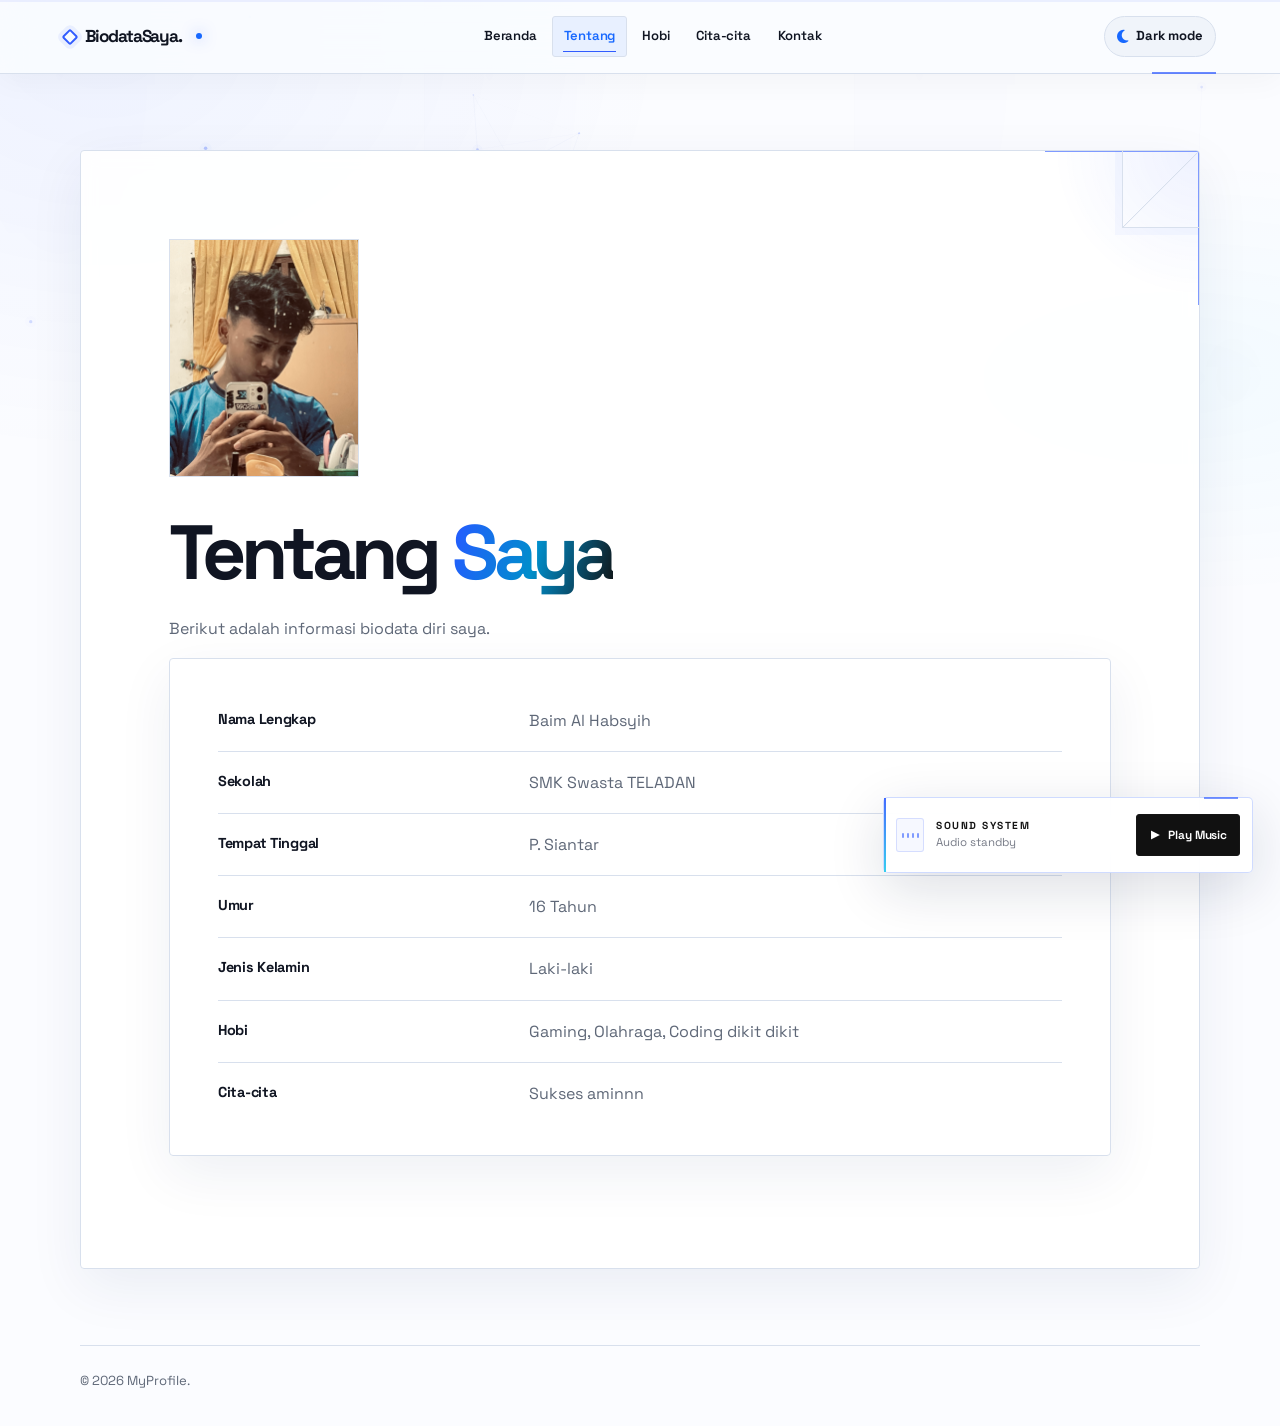
<file: tentang.html>
<!DOCTYPE html>
<html lang="id">
<head>
    <meta charset="UTF-8">
    <meta name="viewport" content="width=device-width, initial-scale=1.0">
    <title>Tentang Saya | MyProfile</title>
    <link rel="stylesheet" href="style.css">
    <link rel="stylesheet" href="https://cdnjs.cloudflare.com/ajax/libs/font-awesome/6.7.2/css/all.min.css">
    <link rel="preconnect" href="https://fonts.googleapis.com">
    <link rel="preconnect" href="https://fonts.gstatic.com" crossorigin>
    <link href="https://fonts.googleapis.com/css2?family=IBM+Plex+Mono:wght@400;500;600&family=Space+Grotesk:wght@400;500;600;700&display=swap" rel="stylesheet">
    <script src="site.js" defer></script>
    <script src="particles.js" defer></script>
</head>
<body>


<nav>
    <a href="index.html" class="logo">BiodataSaya.</a>
    <ul>
        <li><a href="index.html">Beranda</a></li>
        <li><a href="tentang.html" class="active">Tentang</a></li>
        <li><a href="hobi.html">Hobi</a></li>
        <li><a href="cita-cita.html">Cita-cita</a></li>
        <li><a href="kontak.html">Kontak</a></li>
    </ul>
</nav>


<main>
     <section class="hero">
       <div class="avatar">
    <img src="baim.jpeg" alt="baim6">
</div>
   <h1>Tentang <span class="highlight">Saya</span></h1>
    <p>Berikut adalah informasi biodata diri saya.</p>

    <section class="card">
        <ul class="profile-list">
            <li><strong>Nama Lengkap</strong><span>Baim Al Habsyih</span></li>
            <li><strong>Sekolah</strong><span>SMK Swasta TELADAN</span></li>
            <li><strong>Tempat Tinggal</strong><span>P. Siantar</span></li>
            <li><strong>Umur</strong><span>16 Tahun</span></li>
            <li><strong>Jenis Kelamin</strong><span>Laki-laki</span></li>
            <li><strong>Hobi</strong><span>Gaming, Olahraga, Coding dikit dikit</span></li>
            <li><strong>Cita-cita</strong><span>Sukses aminnn</span></li>
        </ul>
    </section>

   
</main>

<footer>© 2026 MyProfile.</footer>

</body>
</html>
</file>
<file: style.css>
/* BiodataSaya — shared design system */
:root {
  color-scheme: light;
  --paper: #ffffff;
  --paper-soft: #f7f7f5;
  --ink: #111111;
  --muted: #666666;
  --line: #d8d8d8;
  --line-strong: #111111;
  --accent: #245cff;
  --accent-soft: #edf1ff;
  --content: 1120px;
  --gutter: clamp(20px, 5vw, 72px);
  --space-1: 8px;
  --space-2: 16px;
  --space-3: 24px;
  --space-4: 40px;
  --space-5: 64px;
  --space-6: 96px;
  --radius: 2px;
}
* { box-sizing: border-box; }
html { scroll-behavior: smooth; scroll-padding-top: 100px; }
body {
  margin: 0;
  background: var(--paper);
  color: var(--ink);
  font-family: Inter, "Helvetica Neue", Arial, sans-serif;
  font-size: 16px;
  line-height: 1.7;
  -webkit-font-smoothing: antialiased;
  text-rendering: optimizeLegibility;
}
body::before {
  content: "";
  position: fixed;
  inset: 0;
  pointer-events: none;
  z-index: 0;
  opacity: .22;
  /* Code-drawn canvas grid: no bitmap/background image required. */
  background-image:
    linear-gradient(to right, transparent calc(100% - 1px), rgba(17, 17, 17, .105) 1px),
    linear-gradient(to bottom, transparent calc(100% - 1px), rgba(17, 17, 17, .105) 1px),
    radial-gradient(ellipse at 15% 8%, rgba(49, 92, 255, .055), transparent 34%),
    radial-gradient(ellipse at 88% 42%, rgba(34, 201, 238, .035), transparent 32%);
  background-size: clamp(44px, 6vw, 76px) clamp(44px, 6vw, 76px), clamp(44px, 6vw, 76px) clamp(44px, 6vw, 76px), 100% 100%, 100% 100%;
  background-position: center top;
  opacity: .72;
  mask-image: linear-gradient(to bottom, rgba(0,0,0,.9) 0%, rgba(0,0,0,.7) 55%, transparent 100%);
}
img { display: block; max-width: 100%; }
a { color: inherit; }
button, input, textarea, select { font: inherit; }
button, a { -webkit-tap-highlight-color: transparent; }
a:focus-visible, button:focus-visible {
  outline: 3px solid var(--accent);
  outline-offset: 4px;
}
::selection { background: var(--accent); color: white; }

/* Shared navigation: supports both original navigation structures. */
nav {
  position: sticky;
  top: 0;
  z-index: 30;
  display: flex;
  align-items: center;
  justify-content: space-between;
  gap: 16px 28px;
  min-height: 76px;
  padding: 14px var(--gutter);
  border-bottom: 1px solid var(--line);
  background: rgba(255,255,255,.94);
  z-index: 2;
  backdrop-filter: blur(14px);
}
nav .logo {
  color: var(--ink);
  font-size: 1.08rem;
  font-weight: 800;
  letter-spacing: -.055em;
  text-decoration: none;
  white-space: nowrap;
}
nav ul {
  display: flex;
  align-items: center;
  justify-content: flex-end;
  flex-wrap: wrap;
  gap: 4px;
  padding: 0;
  margin: 0;
  list-style: none;
}
nav > a:not(.logo), nav ul a, nav > li a {
  display: inline-flex;
  align-items: center;
  min-height: 40px;
  padding: 8px 12px;
  border: 1px solid transparent;
  color: #505050;
  font-size: .88rem;
  font-weight: 600;
  text-decoration: none;
  transition: color .18s ease, background .18s ease, border-color .18s ease;
}
nav > a:not(.logo):hover, nav ul a:hover, nav > li a:hover {
  color: var(--ink);
  background: var(--paper-soft);
  border-color: var(--line);
}
nav a.active {
  color: var(--accent) !important;
  background: var(--accent-soft);
  border-color: #dce4ff;
}
nav > li { list-style: none; }

/* Main page frame and editorial typography */
main {
  position: relative;
  z-index: 1;
  width: min(calc(100% - (var(--gutter) * 2)), var(--content));
  min-height: 68vh;
  margin: clamp(36px, 6vw, 76px) auto;
}
h1, h2, h3, p { margin-top: 0; }
h1, h2, h3 { line-height: 1.12; letter-spacing: -.045em; }
h1 { margin-bottom: 20px; font-size: clamp(2.4rem, 6vw, 5rem); font-weight: 760; }
h2 { margin-bottom: 18px; font-size: clamp(1.5rem, 3vw, 2.25rem); font-weight: 720; }
h3 { font-size: 1.2rem; }
p { color: var(--muted); margin-bottom: 16px; }
p:last-child { margin-bottom: 0; }
.highlight { color: var(--accent); }
.hero, .card {
  position: relative;
  border: 1px solid var(--line);
  border-radius: var(--radius);
  background: rgba(255,255,255,.94);
}
.hero {
  overflow: hidden;
  padding: clamp(32px, 7vw, 88px);
  margin-bottom: 24px;
}
.hero::after {
  content: "";
  position: absolute;
  top: 0; right: 0;
  width: 76px; height: 76px;
  border-left: 1px solid var(--line);
  border-bottom: 1px solid var(--line);
  background: linear-gradient(135deg, transparent 49.5%, var(--line) 50%, transparent 50.8%);
  pointer-events: none;
}
.hero > p { max-width: 660px; }
.hero h1 { max-width: 900px; }
.hero h2 { color: var(--ink); }
.avatar {
  width: clamp(112px, 18vw, 190px);
  aspect-ratio: 4 / 5;
  margin-bottom: 32px;
  overflow: hidden;
  border: 1px solid var(--line-strong);
  background: var(--paper-soft);
}
.avatar img {
  width: 100%; height: 100%;
  object-fit: cover;
  object-position: center;
}
.card {
  padding: clamp(24px, 4vw, 48px);
  margin-bottom: 24px;
}
.card h2 { padding-bottom: 18px; border-bottom: 1px solid var(--line); }
footer:not(.love-footer) {
  position: relative;
  z-index: 1;
  width: min(calc(100% - (var(--gutter) * 2)), var(--content));
  margin: 0 auto;
  padding: 24px 0 34px;
  border-top: 1px solid var(--line);
  color: #777;
  font-size: .82rem;
}

/* Homepage opening: portrait and original introduction share one editorial canvas. */
.home-main > .hero {
  display: grid;
  grid-template-columns: minmax(150px, .65fr) minmax(0, 1.7fr);
  align-content: center;
  align-items: center;
  column-gap: clamp(28px, 5vw, 72px);
}
.home-main > .hero .avatar {
  grid-column: 1;
  grid-row: 1 / span 3;
  align-self: center;
  width: 100%;
  max-width: 250px;
  aspect-ratio: 4 / 5;
  margin: 0;
  border: 1px solid var(--ink);
  border-radius: 0;
  box-shadow: none;
}
.home-main > .hero h1,
.home-main > .hero p { grid-column: 2; }
.home-main > .hero h1 { align-self: end; }
.home-main > .hero p { max-width: 650px; }
.home-main > .hero p:last-child { align-self: start; }

/* About page */
.profile-list {
  padding: 0;
  margin: 0;
  list-style: none;
}
.profile-list li {
  display: grid;
  grid-template-columns: minmax(140px, .7fr) 1.3fr;
  gap: 24px;
  padding: 17px 0;
  border-bottom: 1px solid var(--line);
}
.profile-list li:first-child { padding-top: 0; }
.profile-list li:last-child { padding-bottom: 0; border-bottom: 0; }
.profile-list strong { color: var(--ink); font-size: .9rem; }
.profile-list span { color: var(--muted); }

/* Hobby overview */
.hobby-container { width: min(calc(100% - (var(--gutter) * 2)), var(--content)); }
.hobby-container > h1 { max-width: 700px; }
.hobby-intro { max-width: 570px; margin-bottom: 42px; }
.hobby-grid {
  display: grid;
  grid-template-columns: repeat(3, minmax(0, 1fr));
  gap: 18px;
}
.hobby-card {
  display: flex;
  flex-direction: column;
  min-width: 0;
  color: inherit;
  border: 1px solid var(--line);
  background: white;
  text-decoration: none;
  transition: transform .22s ease, border-color .22s ease;
}
.hobby-card:hover { transform: translateY(-4px); border-color: var(--line-strong); }
.hobby-card img {
  width: 100%;
  aspect-ratio: 4 / 3;
  object-fit: cover;
  border-bottom: 1px solid var(--line);
}
.hobby-info { display: flex; flex: 1; flex-direction: column; align-items: flex-start; padding: 24px; }
.hobby-info h2 { font-size: 1.3rem; margin-bottom: 12px; }
.hobby-info p { font-size: .94rem; }
.hobby-info span {
  margin-top: auto;
  padding-top: 16px;
  color: var(--accent);
  font-size: .88rem;
  font-weight: 700;
}

/* Hobby detail pages: image-led, responsive editorial layout */
.hobby-detail {
  display: grid;
  grid-template-columns: repeat(2, minmax(0, 1fr));
  align-items: start;
  gap: 18px 24px;
}
.hobby-detail > img {
  width: 100%;
  max-height: 480px;
  aspect-ratio: 4 / 3;
  object-fit: cover;
  border: 1px solid var(--line);
  background: var(--paper-soft);
}
.hobby-detail > img:first-of-type { grid-column: 1; }
.hobby-detail > img:nth-of-type(2) { grid-column: 2; }
.hobby-detail h1, .hobby-detail h2, .hobby-detail p, .hobby-detail .back-button {
  grid-column: 1 / -1;
}
.hobby-detail h1 { margin-top: 20px; margin-bottom: 0; }
.hobby-detail p { max-width: 780px; white-space: pre-line; }
.hobby-detail h2 { margin-top: 8px; margin-bottom: 0; padding-top: 24px; border-top: 1px solid var(--line); }
.back-button, .button, .social-btn {
  display: inline-flex;
  align-items: center;
  justify-content: center;
  width: fit-content;
  min-height: 46px;
  padding: 10px 17px;
  border: 1px solid var(--ink);
  border-radius: 0;
  background: var(--ink);
  color: white;
  font-weight: 700;
  text-decoration: none;
  transition: background .18s ease, color .18s ease, border-color .18s ease;
}
.back-button:hover, .button:hover, .social-btn:hover { background: white; color: var(--ink); }

/* Contact page */
.social-links { display: flex; flex-wrap: wrap; gap: 12px; margin-top: 28px; }
.social-btn { background: white; color: var(--ink); }
.social-btn:hover { border-color: var(--accent); color: var(--accent); }
.social-btn.whatsapp, .social-btn.instagram { background: white; }

/* Fine details and interaction states */
a, button { touch-action: manipulation; }
button { cursor: pointer; }
[hidden] { display: none !important; }
#particles-bg { position: fixed; inset: 0; z-index: 0; pointer-events: none; opacity: .35; }
@media (max-width: 780px) {
  nav { align-items: flex-start; flex-direction: column; gap: 8px; padding-top: 12px; padding-bottom: 12px; }
  nav ul { justify-content: flex-start; width: 100%; }
  nav > a:not(.logo), nav ul a, nav > li a { min-height: 38px; padding: 7px 10px; font-size: .82rem; }
  .hobby-grid { grid-template-columns: repeat(2, minmax(0, 1fr)); }
  .hobby-detail { gap: 12px; }
  .hobby-detail > img { aspect-ratio: 3 / 4; }
}
@media (max-width: 520px) {
  body::before { background-size: 48px 48px; opacity: .16; }
  main { margin-top: 28px; margin-bottom: 40px; }
  .hero { padding: 28px 22px; }
  .home-main > .hero { grid-template-columns: 1fr; gap: 0; }
  .home-main > .hero .avatar { grid-column: 1; grid-row: auto; width: min(48%, 180px); margin: 0 0 24px; }
  .home-main > .hero h1, .home-main > .hero p { grid-column: 1; }
  .hero::after { width: 40px; height: 40px; }
  .avatar { margin-bottom: 24px; }
  .profile-list li { grid-template-columns: 1fr; gap: 4px; padding: 14px 0; }
  .hobby-grid { grid-template-columns: 1fr; gap: 14px; }
  .hobby-card { display: grid; grid-template-columns: 112px minmax(0, 1fr); }
  .hobby-card img { height: 100%; min-height: 160px; aspect-ratio: auto; border-right: 1px solid var(--line); border-bottom: 0; }
  .hobby-info { padding: 17px; }
  .hobby-info h2 { font-size: 1.08rem; }
  .hobby-info p { font-size: .85rem; }
  .hobby-detail { grid-template-columns: 1fr; }
  .hobby-detail > img:first-of-type, .hobby-detail > img:nth-of-type(2) { grid-column: 1; aspect-ratio: 5 / 4; }
  .hobby-detail h1 { margin-top: 12px; }
  .social-links { flex-direction: column; align-items: stretch; }
  .social-btn, .back-button { width: 100%; }
}
@media (prefers-reduced-motion: reduce) {
  *, *::before, *::after { scroll-behavior: auto !important; animation-duration: .01ms !important; animation-iteration-count: 1 !important; transition-duration: .01ms !important; }
}


/* ========================================================================
   CINEMATIC PORTFOLIO INTRO
   A quiet editorial opening: fine rules, oversized typography and a single
   electric-blue accent. The overlay is self-contained and never replaces
   the original homepage content.
   ======================================================================== */
:root {
  --intro-paper: #fbfbfa;
  --intro-ink: #101010;
  --intro-muted: #777773;
  --intro-rule: rgba(17, 17, 17, .12);
  --intro-accent: #315cff;
  --intro-ease: cubic-bezier(.22, 1, .36, 1);
}
.portfolio-intro {
  position: fixed;
  inset: 0;
  z-index: 10000;
  display: grid;
  grid-template-rows: auto 1fr auto;
  overflow: hidden;
  isolation: isolate;
  padding: clamp(22px, 4vw, 54px) clamp(22px, 5.5vw, 84px) clamp(22px, 3vw, 38px);
  background: var(--intro-paper);
  color: var(--intro-ink);
  opacity: 1;
  visibility: visible;
  transition: opacity .85s var(--intro-ease), visibility .85s;
}
.portfolio-intro::before,
.portfolio-intro::after {
  position: absolute;
  z-index: -1;
  content: "";
  pointer-events: none;
}
.portfolio-intro::before {
  inset: 0;
  opacity: .48;
  background-image: linear-gradient(to right, transparent calc(100% - 1px), var(--intro-rule) 1px),
                    linear-gradient(to bottom, transparent calc(100% - 1px), var(--intro-rule) 1px);
  background-size: clamp(42px, 6.25vw, 92px) clamp(42px, 6.25vw, 92px);
  mask-image: radial-gradient(ellipse at center, #000 0%, rgba(0,0,0,.72) 38%, transparent 82%);
}
.portfolio-intro::after {
  width: min(52vw, 720px);
  aspect-ratio: 1;
  left: 50%;
  top: 50%;
  border: 1px solid rgba(17,17,17,.045);
  border-radius: 50%;
  transform: translate(-50%, -50%) scale(.86);
  animation: intro-ring-arrive 1.8s .1s var(--intro-ease) both;
}
.portfolio-intro.is-leaving {
  opacity: 0;
  visibility: hidden;
  pointer-events: none;
}
.portfolio-intro.is-hidden { display: none; }
.intro-grid {
  position: absolute;
  top: 0;
  bottom: 0;
  left: clamp(22px, 5.5vw, 84px);
  width: 1px;
  background: linear-gradient(transparent, rgba(17,17,17,.12) 16%, rgba(17,17,17,.12) 84%, transparent);
  transform-origin: top;
  animation: intro-line-grow 1.2s .1s var(--intro-ease) both;
}
.intro-orbit {
  position: absolute;
  z-index: -1;
  left: 50%;
  top: 50%;
  width: min(74vw, 980px);
  aspect-ratio: 1;
  border: 1px solid rgba(17,17,17,.045);
  border-radius: 50%;
  pointer-events: none;
  transform: translate(-50%, -50%);
}
.intro-orbit-one { animation: intro-orbit-in 1.7s .16s var(--intro-ease) both; }
.intro-orbit-two {
  width: min(57vw, 760px);
  border-color: rgba(49,92,255,.10);
  animation: intro-orbit-in 1.8s .28s var(--intro-ease) both;
}
.intro-topline, .intro-bottomline {
  display: flex;
  align-items: center;
  justify-content: space-between;
  gap: 18px;
  position: relative;
  z-index: 1;
  color: #686864;
  font-family: "Space Grotesk", "Avenir Next", "Segoe UI", sans-serif;
  font-size: 10px;
  font-weight: 650;
  letter-spacing: .17em;
  line-height: 1.4;
}
.intro-topline { animation: intro-ui-enter .8s .25s var(--intro-ease) both; }
.intro-mark { display: inline-flex; align-items: center; gap: 3px; height: 18px; }
.intro-mark span { display: block; width: 4px; height: 4px; border-radius: 50%; background: var(--intro-ink); }
.intro-mark span:nth-child(2) { width: 18px; height: 1px; border-radius: 0; background: var(--intro-accent); }
.intro-index i { margin: 0 5px; color: var(--intro-accent); font-style: normal; }
.intro-center {
  position: relative;
  z-index: 1;
  display: flex;
  flex-direction: column;
  align-items: flex-start;
  justify-content: center;
  width: min(100%, 1040px);
  margin: 0 auto;
  padding: 56px 0 66px;
}
.intro-eyebrow {
  display: flex;
  align-items: center;
  gap: 11px;
  margin: 0 0 clamp(20px, 3vw, 36px) 5px;
  color: #777773;
  font-family: "Space Grotesk", "Avenir Next", "Segoe UI", sans-serif;
  font-size: clamp(9px, .9vw, 11px);
  font-weight: 650;
  letter-spacing: .2em;
  opacity: 0;
  animation: intro-ui-enter .8s .42s var(--intro-ease) forwards;
}
.intro-eyebrow-dot {
  width: 6px;
  height: 6px;
  border-radius: 50%;
  background: var(--intro-accent);
  box-shadow: 0 0 0 4px rgba(49,92,255,.09);
  animation: intro-dot-pulse 1.8s 1s ease-in-out infinite;
}
.intro-title-wrap { overflow: hidden; width: 100%; }
.intro-title {
  display: flex;
  flex-direction: column;
  align-items: flex-start;
  gap: .015em;
  margin: 0;
  color: var(--intro-ink);
  font-family: "Space Grotesk", "Avenir Next", "Helvetica Neue", sans-serif;
  font-size: clamp(3.25rem, 10.6vw, 9.2rem);
  font-weight: 560;
  letter-spacing: -.087em;
  line-height: .94;
}
.intro-title > span {
  display: block;
  opacity: 0;
  transform: translate3d(0, 105%, 0);
  animation: intro-type-rise 1.05s .48s var(--intro-ease) forwards;
}
.intro-title > .intro-title-second { animation-delay: .72s; }
.intro-title em {
  position: relative;
  color: transparent;
  font-style: normal;
  -webkit-text-stroke: 1.4px var(--intro-ink);
}
.intro-title em::after {
  position: absolute;
  right: -.06em;
  bottom: .07em;
  width: .13em;
  height: .13em;
  content: "";
  background: var(--intro-accent);
  border-radius: 50%;
  box-shadow: 0 0 0 5px rgba(49,92,255,.08);
}
.intro-enjoy {
  display: flex;
  align-items: baseline;
  gap: 2px;
  margin: clamp(24px, 4vw, 46px) 0 0 6px;
  color: #777773;
  font-family: "Cormorant Garamond", Georgia, serif;
  font-size: clamp(2rem, 4vw, 3.5rem);
  font-style: italic;
  font-weight: 500;
  letter-spacing: -.045em;
  opacity: 0;
  transform: translateY(12px);
  animation: intro-enjoy-enter .9s 1.62s var(--intro-ease) forwards;
}
.intro-period { color: var(--intro-accent); font-style: normal; }
.intro-progress {
  position: relative;
  width: min(230px, 42vw);
  height: 2px;
  margin: clamp(28px, 4vw, 42px) 0 0 6px;
  overflow: hidden;
  background: #e4e4e1;
  opacity: 0;
  animation: intro-ui-enter .5s 1.4s ease forwards;
}
.intro-progress span {
  display: block;
  width: 100%;
  height: 100%;
  background: var(--intro-accent);
  transform: scaleX(0);
  transform-origin: left;
  animation: intro-progress-fill 1.55s 1.48s linear forwards;
}
.intro-bottomline { animation: intro-ui-enter .8s .65s var(--intro-ease) both; }
.intro-scroll-hint { color: var(--intro-ink); }
.intro-scroll-hint b { display: inline-block; margin-left: 8px; color: var(--intro-accent); font-size: 15px; font-weight: 500; }
.intro-skip {
  position: absolute;
  right: clamp(22px, 5.5vw, 84px);
  bottom: clamp(62px, 8vw, 104px);
  z-index: 3;
  display: inline-flex;
  align-items: center;
  gap: 9px;
  padding: 9px 0 9px 12px;
  border: 0;
  border-left: 1px solid #d5d5d1;
  background: transparent;
  color: #686864;
  font-family: "Space Grotesk", "Avenir Next", sans-serif;
  font-size: 11px;
  font-weight: 650;
  letter-spacing: .06em;
  cursor: pointer;
  opacity: 0;
  animation: intro-ui-enter .7s .7s var(--intro-ease) forwards;
  transition: color .2s ease, border-color .2s ease;
}
.intro-skip span { color: var(--intro-accent); transition: transform .2s ease; }
.intro-skip:hover { color: var(--intro-ink); border-color: var(--intro-accent); }
.intro-skip:hover span { transform: translate(2px, -2px); }
.intro-skip:focus-visible { outline: 2px solid var(--intro-accent); outline-offset: 5px; }

@keyframes intro-type-rise {
  0% { opacity: 0; transform: translate3d(0, 105%, 0); filter: blur(7px); }
  65% { opacity: 1; filter: blur(0); }
  100% { opacity: 1; transform: translate3d(0, 0, 0); filter: blur(0); }
}
@keyframes intro-enjoy-enter {
  from { opacity: 0; transform: translateY(12px); filter: blur(4px); }
  to { opacity: 1; transform: translateY(0); filter: blur(0); }
}
@keyframes intro-ui-enter {
  from { opacity: 0; transform: translateY(8px); }
  to { opacity: 1; transform: translateY(0); }
}
@keyframes intro-progress-fill { to { transform: scaleX(1); } }
@keyframes intro-line-grow { from { transform: scaleY(0); } to { transform: scaleY(1); } }
@keyframes intro-ring-arrive { from { opacity: 0; transform: translate(-50%, -50%) scale(.78); } to { opacity: 1; transform: translate(-50%, -50%) scale(1); } }
@keyframes intro-orbit-in { from { opacity: 0; transform: translate(-50%, -50%) scale(.92) rotate(-8deg); } to { opacity: 1; transform: translate(-50%, -50%) scale(1) rotate(0); } }
@keyframes intro-dot-pulse { 0%, 100% { box-shadow: 0 0 0 4px rgba(49,92,255,.08); } 50% { box-shadow: 0 0 0 7px rgba(49,92,255,.02); } }
@media (max-width: 600px) {
  .portfolio-intro { padding-top: 24px; padding-bottom: 24px; }
  .intro-center { padding: 48px 0 76px; }
  .intro-title { font-size: clamp(3rem, 13vw, 5.8rem); letter-spacing: -.09em; }
  .intro-title em { -webkit-text-stroke-width: 1px; }
  .intro-eyebrow { max-width: 90%; letter-spacing: .13em; }
  .intro-topline, .intro-bottomline { font-size: 8px; letter-spacing: .12em; }
  .intro-bottomline > span:first-child { max-width: 140px; }
  .intro-skip { bottom: 65px; }
  .intro-orbit-one { width: 110vw; }
  .intro-orbit-two { width: 82vw; }
}
@media (max-width: 380px) {
  .intro-title { font-size: 2.75rem; }
  .intro-index { font-size: 8px; }
  .intro-scroll-hint { white-space: nowrap; }
}
@media (prefers-reduced-motion: reduce) {
  .portfolio-intro *, .portfolio-intro::before, .portfolio-intro::after {
    animation-duration: .01ms !important;
    animation-delay: 0ms !important;
    transition-duration: .01ms !important;
  }
}

/* ========================================================================
   AING FUTURE INTERFACE — EXTENDED DESIGN SYSTEM
   The original page copy and image assets remain untouched. These rules add
   a more technical visual layer: orbital particles, HUD-like micro-details,
   responsive navigation, glassless surfaces, and restrained motion.
   ======================================================================== */
:root {
  --future-blue: #315cff;
  --future-blue-rgb: 49, 92, 255;
  --future-cyan: #22c9ee;
  --future-violet: #8d7bff;
  --future-grid: rgba(22, 35, 68, .055);
  --future-line: rgba(17, 17, 17, .12);
  --future-line-strong: rgba(17, 17, 17, .28);
  --future-glow: 0 0 28px rgba(49, 92, 255, .12);
  --future-shadow: 0 24px 70px rgba(16, 24, 48, .075);
  --future-ease: cubic-bezier(.2, .75, .25, 1);
}

html { scroll-behavior: smooth; scroll-padding-top: 110px; }
body {
  isolation: isolate;
  overflow-x: clip;
  font-family: "Space Grotesk", Inter, "Helvetica Neue", Arial, sans-serif;
}
body::before {
  /* Keep the grid entirely CSS-generated and subtly responsive. */
  opacity: .82;
  background-image:
    linear-gradient(to right, transparent calc(100% - 1px), rgba(17, 17, 17, .095) 1px),
    linear-gradient(to bottom, transparent calc(100% - 1px), rgba(17, 17, 17, .095) 1px),
    radial-gradient(ellipse at 12% 4%, rgba(49, 92, 255, .055), transparent 38%),
    radial-gradient(ellipse at 88% 48%, rgba(34, 201, 238, .035), transparent 35%);
  background-size: clamp(44px, 6vw, 76px) clamp(44px, 6vw, 76px), clamp(44px, 6vw, 76px) clamp(44px, 6vw, 76px), 100% 100%, 100% 100%;
  background-position: center top;
  mask-image: linear-gradient(to bottom, #000 0%, rgba(0,0,0,.8) 42%, transparent 88%);
}

/* A fine signal line follows the reading position without taking up space. */
.scroll-signal {
  position: fixed;
  inset: 0 0 auto;
  z-index: 1002;
  height: 2px;
  overflow: hidden;
  pointer-events: none;
  background: rgba(49, 92, 255, .08);
}
.scroll-signal-fill {
  display: block;
  width: 100%;
  height: 100%;
  background: linear-gradient(90deg, var(--future-blue), var(--future-cyan));
  transform: scaleX(0);
  transform-origin: left center;
  will-change: transform;
  box-shadow: 0 0 12px rgba(49, 92, 255, .36);
}

/* Navigation: tactile controls with a technical micro-grid language. */
nav {
  min-height: 74px;
  border-bottom-color: rgba(17, 17, 17, .1);
  background: rgba(255, 255, 255, .86);
  backdrop-filter: blur(20px) saturate(1.35);
  -webkit-backdrop-filter: blur(20px) saturate(1.35);
  box-shadow: 0 5px 28px rgba(15, 22, 45, .025);
}
nav::after {
  content: "";
  position: absolute;
  right: var(--gutter);
  bottom: -1px;
  width: clamp(28px, 5vw, 74px);
  height: 2px;
  background: var(--future-blue);
  opacity: .72;
}
nav .logo {
  position: relative;
  display: inline-flex;
  align-items: center;
  gap: 9px;
  letter-spacing: -.065em;
}
nav .logo::before {
  content: "";
  width: 8px;
  height: 8px;
  flex: 0 0 8px;
  border: 2px solid var(--future-blue);
  border-radius: 2px;
  box-shadow: 0 0 0 4px rgba(49, 92, 255, .07);
  transform: rotate(45deg);
}
nav ul { gap: 3px; }
nav > a:not(.logo), nav ul a, nav > li a {
  position: relative;
  min-height: 39px;
  padding: 8px 11px;
  border-radius: 3px;
  font-size: .82rem;
  letter-spacing: -.015em;
}
nav > a:not(.logo)::after, nav ul a::after, nav > li a::after {
  content: "";
  position: absolute;
  right: 10px;
  bottom: 4px;
  left: 10px;
  height: 1px;
  background: var(--future-blue);
  transform: scaleX(0);
  transform-origin: left;
  transition: transform .25s var(--future-ease);
}
nav > a:not(.logo):hover::after, nav ul a:hover::after, nav > li a:hover::after,
nav a.active::after { transform: scaleX(1); }
nav a.active {
  border-color: rgba(49, 92, 255, .17);
  background: linear-gradient(135deg, rgba(49, 92, 255, .075), rgba(49, 92, 255, .025));
}

/* Headings use the same editorial geometry throughout all original pages. */
h1, h2, h3 { text-wrap: balance; }
main { width: min(calc(100% - (var(--gutter) * 2)), var(--content)); }
.hero, .card, .hobby-card, .hobby-detail, .profile-list {
  border-color: rgba(17, 17, 17, .12);
}
.hero, .card {
  background: rgba(255, 255, 255, .82);
  box-shadow: 0 1px 0 rgba(255,255,255,.85) inset;
  backdrop-filter: blur(8px);
}
.hero { isolation: isolate; }
.hero::before {
  content: "";
  position: absolute;
  z-index: -1;
  top: 0;
  right: 0;
  width: clamp(72px, 12vw, 160px);
  height: clamp(72px, 12vw, 160px);
  opacity: .62;
  pointer-events: none;
  background:
    linear-gradient(var(--future-blue), var(--future-blue)) top right / 1px 100% no-repeat,
    linear-gradient(var(--future-blue), var(--future-blue)) top right / 100% 1px no-repeat,
    radial-gradient(circle at 100% 0%, rgba(49,92,255,.13), transparent 68%);
}
.hero::after {
  border-color: rgba(49, 92, 255, .28);
  box-shadow: 0 0 0 7px rgba(49, 92, 255, .035);
}
.highlight { color: var(--future-blue); }
.avatar img, .hobby-card img, .hobby-detail > img, .love-profile img, .love-photo-card img {
  transition: transform .65s var(--future-ease), filter .35s ease;
}
.avatar { position: relative; }
.avatar::after {
  content: "";
  position: absolute;
  right: -7px;
  bottom: -7px;
  width: 30px;
  height: 30px;
  border-right: 2px solid var(--future-blue);
  border-bottom: 2px solid var(--future-blue);
  pointer-events: none;
}
.hobby-card {
  position: relative;
  isolation: isolate;
  border-radius: 4px;
  box-shadow: 0 1px 0 rgba(17,17,17,.02);
  transition: transform .35s var(--future-ease), border-color .3s ease, box-shadow .35s ease;
}
.hobby-card::after {
  content: "";
  position: absolute;
  z-index: 2;
  top: 12px;
  right: 12px;
  width: 9px;
  height: 9px;
  border: 1px solid rgba(255,255,255,.8);
  background: var(--future-blue);
  box-shadow: 0 0 0 4px rgba(49,92,255,.2);
  opacity: .8;
  pointer-events: none;
}
.hobby-card:hover {
  transform: translateY(-5px);
  border-color: rgba(49, 92, 255, .5);
  box-shadow: var(--future-shadow);
}
.hobby-card:hover img { transform: scale(1.035); }
.hobby-info span { color: var(--future-blue); }
.hobby-detail {
  border-radius: 4px;
  box-shadow: 0 18px 55px rgba(16,24,48,.045);
}
.hobby-detail > img {
  border-radius: 2px;
  background: #f3f4f7;
}
.hobby-detail > img:hover { transform: translateY(-3px); }
.profile-list li { border-bottom-color: rgba(17,17,17,.1); }
.profile-list li strong { letter-spacing: -.02em; }
.social-btn, .back-button, .button {
  position: relative;
  border-radius: 3px;
  overflow: hidden;
  transition: transform .25s var(--future-ease), color .25s ease, background .25s ease, border-color .25s ease;
}
.social-btn:hover, .back-button:hover, .button:hover { transform: translateY(-2px); }

/* -------------------------- Futuristic audio dock ---------------------- */
.sonic-dock {
  --dock-bg: rgba(255,255,255,.9);
  position: fixed;
  right: clamp(12px, 2.1vw, 28px);
  bottom: clamp(12px, 2.1vw, 28px);
  z-index: 900;
  display: grid;
  grid-template-columns: 28px minmax(84px, 1fr) auto;
  align-items: center;
  gap: 12px;
  width: min(370px, calc(100vw - 24px));
  min-height: 76px;
  padding: 12px;
  border: 1px solid rgba(17,17,17,.15);
  border-radius: 5px;
  background: var(--dock-bg);
  box-shadow: 0 12px 38px rgba(13, 21, 47, .1), 0 1px 0 #fff inset;
  backdrop-filter: blur(22px) saturate(1.4);
  -webkit-backdrop-filter: blur(22px) saturate(1.4);
  animation: sonic-dock-enter .65s .35s var(--future-ease) both;
}
.sonic-dock::before {
  content: "";
  position: absolute;
  inset: 0 auto 0 0;
  width: 2px;
  background: linear-gradient(180deg, var(--future-blue), var(--future-cyan));
  opacity: .9;
}
.sonic-dock::after {
  content: "";
  position: absolute;
  top: -1px;
  right: 14px;
  width: 34px;
  height: 2px;
  background: var(--future-blue);
  opacity: .65;
}
.sonic-audio { display: none; }
.sonic-visualizer {
  display: flex;
  align-items: center;
  justify-content: center;
  gap: 3px;
  width: 28px;
  height: 34px;
  border: 1px solid rgba(49,92,255,.17);
  border-radius: 3px;
  background: rgba(49,92,255,.045);
}
.sonic-bar {
  display: block;
  width: 2px;
  height: 5px;
  border-radius: 2px;
  background: var(--future-blue);
  opacity: .6;
  transform-origin: center;
}
.sonic-dock.is-playing .sonic-bar { animation: sonic-wave .8s ease-in-out infinite alternate; opacity: 1; }
.sonic-dock.is-playing .sonic-bar-2 { animation-delay: -.4s; }
.sonic-dock.is-playing .sonic-bar-3 { animation-delay: -.2s; }
.sonic-dock.is-playing .sonic-bar-4 { animation-delay: -.55s; }
.sonic-dock.is-loading .sonic-visualizer { animation: sonic-pulse 1s ease-in-out infinite; }
.sonic-copy { display: grid; gap: 3px; min-width: 0; }
.sonic-title {
  color: #151515;
  font-size: .64rem;
  font-weight: 750;
  letter-spacing: .15em;
  line-height: 1.2;
}
.sonic-status {
  overflow: hidden;
  color: #777b87;
  font-size: .72rem;
  line-height: 1.3;
  text-overflow: ellipsis;
  white-space: nowrap;
}
.sonic-toggle {
  display: inline-flex;
  align-items: center;
  justify-content: center;
  gap: 7px;
  min-height: 42px;
  padding: 0 12px;
  border: 1px solid #151515;
  border-radius: 3px;
  background: #111;
  color: #fff;
  font-family: inherit;
  font-size: .74rem;
  font-weight: 650;
  letter-spacing: -.01em;
  white-space: nowrap;
  cursor: pointer;
  transition: background .25s ease, color .25s ease, border-color .25s ease, transform .25s var(--future-ease);
}
.sonic-toggle:hover:not(:disabled) {
  border-color: var(--future-blue);
  background: var(--future-blue);
  transform: translateY(-1px);
}
.sonic-toggle:disabled { cursor: progress; opacity: .72; }
.sonic-toggle:focus-visible { outline: 3px solid rgba(49,92,255,.42); outline-offset: 4px; }
.sonic-icon { display: inline-grid; width: 12px; place-items: center; font-size: .72rem; }
.sonic-ring {
  position: absolute;
  inset: -5px;
  z-index: -1;
  border: 1px solid rgba(49,92,255,0);
  border-radius: 7px;
  pointer-events: none;
  transition: border-color .3s ease;
}
.sonic-dock.is-playing .sonic-ring { border-color: rgba(49,92,255,.16); }

/* ------------------------ Back-to-top micro control ------------------- */
.back-to-top {
  position: fixed;
  right: clamp(14px, 2.5vw, 32px);
  bottom: 112px;
  z-index: 899;
  display: grid;
  width: 42px;
  height: 42px;
  place-items: center;
  border: 1px solid rgba(17,17,17,.16);
  border-radius: 3px;
  background: rgba(255,255,255,.88);
  color: #111;
  font-size: 1.1rem;
  box-shadow: 0 8px 22px rgba(13,21,47,.07);
  opacity: 0;
  pointer-events: none;
  transform: translateY(8px);
  transition: opacity .25s ease, transform .25s var(--future-ease), border-color .25s ease, color .25s ease;
  backdrop-filter: blur(14px);
}
.back-to-top.is-visible { opacity: 1; pointer-events: auto; transform: translateY(0); }
.back-to-top:hover { border-color: var(--future-blue); color: var(--future-blue); }

/* Scroll reveals only decorate content; content remains in the document. */
.reveal-ready {
  opacity: 0;
  transform: translate3d(0, 18px, 0);
  transition: opacity .65s var(--future-ease) var(--reveal-delay, 0ms), transform .65s var(--future-ease) var(--reveal-delay, 0ms);
}
.reveal-ready.is-in-view { opacity: 1; transform: translate3d(0, 0, 0); }

/* The particle canvas stays behind all interactive content. */
#particles-bg {
  position: fixed;
  inset: 0;
  z-index: -1;
  display: block;
  width: 100%;
  height: 100%;
  pointer-events: none;
  opacity: .72;
}

@keyframes sonic-wave {
  from { height: 4px; transform: scaleY(.75); }
  to { height: 21px; transform: scaleY(1); }
}
@keyframes sonic-pulse {
  0%, 100% { box-shadow: 0 0 0 0 rgba(49,92,255,0); }
  50% { box-shadow: 0 0 0 5px rgba(49,92,255,.09); }
}
@keyframes sonic-dock-enter {
  from { opacity: 0; transform: translate3d(0, 12px, 0); }
  to { opacity: 1; transform: translate3d(0, 0, 0); }
}

@media (max-width: 780px) {
  nav {
    align-items: center;
    flex-direction: row;
    flex-wrap: wrap;
    gap: 8px 14px;
    padding: 12px var(--gutter);
  }
  nav .logo { flex: 0 0 auto; }
  nav ul, nav.navbar {
    display: flex;
    flex-wrap: nowrap;
    justify-content: flex-start;
    max-width: 100%;
    overflow-x: auto;
    overscroll-behavior-x: contain;
    scrollbar-width: none;
    -webkit-overflow-scrolling: touch;
  }
  nav ul::-webkit-scrollbar, nav.navbar::-webkit-scrollbar { display: none; }
  nav ul { width: 100%; }
  nav.navbar { width: 100%; }
  nav > a:not(.logo), nav ul a, nav > li a, nav.navbar > a {
    flex: 0 0 auto;
    min-height: 38px;
    padding: 7px 10px;
    font-size: .8rem;
    white-space: nowrap;
  }
  nav::after { right: var(--gutter); }
  .sonic-dock { grid-template-columns: 27px minmax(60px, 1fr) auto; gap: 9px; }
  .sonic-toggle { padding: 0 10px; }
  .sonic-status { max-width: 125px; }
}
@media (max-width: 480px) {
  body::before { background-size: 46px 46px; opacity: .13; }
  nav { min-height: auto; }
  nav .logo { font-size: 1rem; }
  nav ul, nav.navbar { margin: 0 -2px; }
  .sonic-dock {
    right: 10px;
    bottom: max(10px, env(safe-area-inset-bottom));
    width: min(330px, calc(100vw - 20px));
    min-height: 68px;
    padding: 9px;
    gap: 8px;
  }
  .sonic-visualizer { width: 25px; height: 31px; }
  .sonic-title { font-size: .58rem; }
  .sonic-status { max-width: 100px; font-size: .68rem; }
  .sonic-toggle { min-height: 40px; gap: 5px; padding: 0 9px; font-size: .69rem; }
  .back-to-top { right: 13px; bottom: 91px; width: 38px; height: 38px; }
  .reveal-ready { transform: translate3d(0, 10px, 0); }
}
@media (max-width: 350px) {
  .sonic-dock { grid-template-columns: 24px minmax(48px, 1fr) auto; gap: 6px; }
  .sonic-button-label { max-width: 62px; overflow: hidden; text-overflow: ellipsis; }
  .sonic-toggle { padding: 0 7px; }
}
@media (prefers-reduced-motion: reduce) {
  .sonic-dock, .sonic-dock *, .back-to-top, .reveal-ready {
    animation: none !important;
    transition: none !important;
  }
  .reveal-ready { opacity: 1; transform: none; }
  #particles-bg { opacity: .2; }
}

/* Layering contract: ambient canvas below the page, controls above the page. */
nav, main, footer, .hobby-container, .hobby-detail, .love-container { position: relative; z-index: 1; }
nav { z-index: 30; }
.portfolio-intro { z-index: 10000; }
.sonic-dock, .back-to-top { z-index: 900; }
.scroll-signal { z-index: 1002; }
#particles-bg { z-index: 0; }


/* ======================================================================
   CANVAS GRID / FUTURE TYPOGRAPHY PATCH
   The supplied black-and-white grid is used as a low-contrast ambient layer.
   Original content and image assets remain untouched.
   ====================================================================== */
:root {
  --font-display: "Space Grotesk", "Inter", system-ui, sans-serif;
  --font-mono: "IBM Plex Mono", ui-monospace, SFMono-Regular, monospace;
  --accent: #245cff;
  --accent-cyan: #00c8ff;
  --line: rgba(20, 24, 35, .16);
  --radius: 4px;
}
body { font-family: var(--font-display); }
h1, h2, h3, nav .logo, .highlight { font-family: var(--font-display); }
h1 { font-weight: 700; letter-spacing: -.065em; text-wrap: balance; }
h2 { font-weight: 650; letter-spacing: -.05em; text-wrap: balance; }
body::after {
  content: ""; position: fixed; inset: 0; z-index: 0; pointer-events: none;
  background: radial-gradient(ellipse at 8% 5%, rgba(36,92,255,.055), transparent 34%),
              radial-gradient(ellipse at 92% 42%, rgba(0,200,255,.035), transparent 30%);
}
nav { box-shadow: 0 8px 30px rgba(10,20,40,.035); }
nav .logo { letter-spacing: -.07em; }
nav .logo::after { content: ""; display: inline-block; width: 6px; height: 6px; margin: 0 0 2px 5px; border-radius: 50%; background: var(--accent); box-shadow: 0 0 14px rgba(36,92,255,.55); }
.hero, .card { box-shadow: 0 18px 60px rgba(10,20,40,.025); transition: border-color .25s ease, box-shadow .25s ease, transform .25s ease; }
.hero:hover, .card:hover { border-color: rgba(36,92,255,.32); box-shadow: 0 24px 70px rgba(10,20,40,.065); }
.avatar { position: relative; }
.avatar::after { content: ""; position: absolute; inset: 8px -8px -8px 8px; border: 1px solid rgba(36,92,255,.35); z-index: -1; pointer-events: none; }
.highlight { background: linear-gradient(105deg, #245cff 5%, #008ecb 52%, #111 100%); color: transparent; background-clip: text; -webkit-background-clip: text; }
.sonic-dock { backdrop-filter: blur(20px) saturate(1.3); border: 1px solid rgba(36,92,255,.22); box-shadow: 0 16px 55px rgba(13,28,65,.14); }
.sonic-toggle { transition: transform .2s ease, background .2s ease, box-shadow .2s ease; }
.sonic-toggle:hover { transform: translateY(-1px); box-shadow: 0 6px 20px rgba(36,92,255,.2); }
.scroll-signal-fill { background: linear-gradient(90deg, var(--accent), var(--accent-cyan)); }
.reveal-ready { will-change: opacity, transform; }
::selection { background: rgba(36,92,255,.85); color: #fff; }
@media (min-width: 1100px) { body::before { background-size: 430px auto; opacity: .09; } }
@media (max-width: 600px) {
  body::before { background-size: 260px auto; opacity: .055; }
  .home-main > .hero { grid-template-columns: minmax(0,1fr); row-gap: 24px; }
  .home-main > .hero .avatar { grid-column: 1; grid-row: auto; width: min(44vw, 170px); }
  .home-main > .hero h1, .home-main > .hero p { grid-column: 1; }
  main { margin-top: 28px; }
}
@media (prefers-reduced-motion: reduce) {
  *, *::before, *::after { scroll-behavior: auto !important; animation-duration: .01ms !important; animation-iteration-count: 1 !important; transition-duration: .01ms !important; }
}


/* Canvas grid tuning for compact screens and reduced transparency preferences. */
@media (max-width: 600px) {
  body::before {
    background-size: 48px 48px, 48px 48px, 100% 100%, 100% 100%;
    opacity: .68;
  }
}
@media (prefers-reduced-transparency: reduce) {
  body::before { opacity: .42; }
}


/* Persistent-page navigation transition: light, GPU-friendly opacity only. */
main { transition: opacity 180ms ease, transform 180ms ease; }
html.page-transitioning main { opacity: .28; transform: translateY(5px); }
body.page-changed main { animation: page-content-arrive 360ms ease both; }
@keyframes page-content-arrive { from { opacity: .35; transform: translateY(8px); } to { opacity: 1; transform: translateY(0); } }
@media (prefers-reduced-motion: reduce) { main, body.page-changed main { animation: none !important; transition: none !important; } }


/* =================== BLACK / WHITE THEME SYSTEM =================== */
:root {
  color-scheme: light;
  --paper: #fbfcff; --paper-soft: #f0f4fa; --ink: #101522; --muted: #5f6878;
  --line: #d8e0ed; --line-strong: #172238; --accent: #1768ff; --accent-soft: #e8f0ff;
  --panel: rgba(255,255,255,.91); --nav-bg: rgba(250,252,255,.88);
  --grid-line: rgba(24, 74, 150, .10); --shadow: 0 18px 55px rgba(15, 45, 100, .07);
}
html[data-theme="dark"] {
  color-scheme: dark;
  --paper: #070a10; --paper-soft: #0e1420; --ink: #f4f7ff; --muted: #a0acc0;
  --line: #263348; --line-strong: #7eb4ff; --accent: #4d9aff; --accent-soft: #101f39;
  --panel: rgba(10,15,25,.92); --nav-bg: rgba(7,10,16,.90);
  --grid-line: rgba(89, 153, 255, .14); --shadow: 0 18px 55px rgba(0,0,0,.25);
}
body { background: var(--paper); color: var(--ink); transition: background-color .25s ease, color .25s ease; }
body::before { background-image: linear-gradient(to right, transparent calc(100% - 1px), var(--grid-line) 1px), linear-gradient(to bottom, transparent calc(100% - 1px), var(--grid-line) 1px), radial-gradient(ellipse at 15% 8%, rgba(23,104,255,.09), transparent 34%), radial-gradient(ellipse at 88% 42%, rgba(34,201,238,.06), transparent 32%); }
nav { background: var(--nav-bg); border-color: var(--line); }
nav .logo, nav > a:not(.logo), nav ul a, nav > li a { color: var(--ink); }
nav > a:not(.logo):hover, nav ul a:hover, nav > li a:hover { color: var(--accent); background: var(--paper-soft); border-color: var(--line); }
nav a.active { color: var(--accent) !important; background: var(--accent-soft); border-color: var(--line); }
.hero, .card { background: var(--panel); border-color: var(--line); box-shadow: var(--shadow); }
.hero::after { border-color: var(--line); }
.avatar { border-color: var(--line); background: var(--paper-soft); }
.profile-list li, .card h2, .hobby-card img, .hobby-detail > img { border-color: var(--line); }
.profile-list strong, .hero h2 { color: var(--ink); }
.hobby-card { background: var(--panel); border-color: var(--line); }
.hobby-card:hover { border-color: var(--accent); }
.back-button, .button { border-color: var(--accent); background: var(--accent); color: #fff; }
.back-button:hover, .button:hover { background: transparent; color: var(--accent); }
.social-btn { background: var(--paper-soft); color: var(--ink); border-color: var(--line); }
.social-btn:hover { background: var(--accent-soft); color: var(--accent); border-color: var(--accent); }
footer:not(.love-footer) { border-color: var(--line); color: var(--muted); }
.theme-toggle {
  display: inline-flex; align-items: center; justify-content: center; gap: 8px;
  flex: 0 0 auto; min-height: 40px; padding: 8px 12px; border: 1px solid var(--line);
  border-radius: 999px; color: var(--ink); background: var(--paper-soft); font-size: .82rem;
  font-weight: 700; cursor: pointer; transition: border-color .2s, transform .2s, background .2s;
}
.theme-toggle:hover { border-color: var(--accent); transform: translateY(-1px); }
.theme-toggle i { color: var(--accent); font-size: .95rem; }
nav { flex-wrap: wrap; }
.social-links { display: grid; grid-template-columns: repeat(2, minmax(0, 1fr)); gap: 14px; }
.social-card { display: flex; align-items: center; gap: 14px; min-width: 0; padding: 14px; border: 1px solid var(--line); border-radius: 14px; background: var(--panel); text-decoration: none; box-shadow: var(--shadow); transition: transform .2s ease, border-color .2s ease; }
.social-card:hover { transform: translateY(-3px); border-color: var(--accent); }
.social-avatar { width: 58px; height: 58px; flex: 0 0 58px; overflow: hidden; border: 2px solid var(--accent); border-radius: 50%; background: var(--paper-soft); object-fit: cover; }
.social-icon { display: grid; place-items: center; width: 34px; height: 34px; flex: 0 0 34px; border-radius: 50%; background: var(--accent-soft); color: var(--accent); font-size: 1.05rem; }
.social-meta { min-width: 0; flex: 1; }
.social-meta strong, .social-meta span { display: block; overflow-wrap: anywhere; }
.social-meta strong { color: var(--ink); font-size: .95rem; line-height: 1.3; }
.social-meta span { margin-top: 4px; color: var(--muted); font-size: .8rem; }
.social-arrow { color: var(--muted); }
@media (max-width: 780px) {
 nav { align-items: center; flex-direction: row; }
 nav ul { order: 3; flex-basis: 100%; }
 .theme-toggle { margin-left: auto; }
}
@media (max-width: 560px) {
 nav { gap: 8px; }
 nav ul { gap: 3px; }
 nav ul a { padding: 6px 8px !important; font-size: .78rem !important; }
 .theme-toggle { min-height: 36px; padding: 7px 10px; }
 .social-links { grid-template-columns: 1fr; }
 .social-card { padding: 12px; }
 .social-avatar { width: 52px; height: 52px; flex-basis: 52px; }
}
@media (prefers-reduced-motion: reduce) { .social-card, .theme-toggle, body { transition: none; } }
</file>
<file: pacar.css>
/* ===== LOVE PAGE ===== */
.love-page {
    --pink: #fb8ab8;
    --pink-light: #ffd1e4;
    --blue: #7dd3fc;
    --love-text: #f8f5ff;
    --love-muted: #c1c3d8;

    min-height: 100vh;
    margin: 0;
    overflow-x: hidden;
    color: var(--love-text);
    background:
        radial-gradient(ellipse at 15% 15%,
            rgba(236, 72, 153, 0.17), transparent 38%),
        radial-gradient(ellipse at 85% 45%,
            rgba(56, 189, 248, 0.15), transparent 40%),
        #080b1a;
}

/* Navbar */
.love-page .navbar {
    position: relative;
    z-index: 10;
}

/* Main content */
.love-container {
    width: min(1050px, 90%);
    margin: 0 auto;
}

.love-section {
    padding: 75px 0;
    scroll-margin-top: 30px;
}

.love-hero {
    min-height: 75vh;
    display: flex;
    flex-direction: column;
    justify-content: center;
    align-items: center;
    text-align: center;
    position: relative;
    padding: 65px 0;
}

.love-label {
    color: var(--pink);
    font-size: 0.75rem;
    font-weight: 700;
    letter-spacing: 3px;
    margin-bottom: 14px;
}

.love-hero h1 {
    max-width: 800px;
    font-size: clamp(2.5rem, 7vw, 5rem);
    line-height: 1.12;
    margin: 0 0 22px;
}

.love-hero h1 span,
.love-section h2 span {
    color: var(--pink);
    text-shadow: 0 0 25px rgba(251, 138, 184, 0.3);
}

.love-subtitle,
.love-description {
    color: var(--love-muted);
    max-width: 570px;
    line-height: 1.8;
}

.love-button {
    display: inline-block;
    margin-top: 20px;
    padding: 13px 23px;
    border: 1px solid rgba(255, 255, 255, 0.2);
    border-radius: 999px;
    color: #fff;
    text-decoration: none;
    font-weight: 700;
    cursor: pointer;
    background: linear-gradient(120deg, #ec4899, #3b82f6);
    box-shadow: 0 8px 30px rgba(236, 72, 153, 0.2);
    transition: transform 0.3s, box-shadow 0.3s;
}

.love-button:hover {
    transform: translateY(-4px);
    box-shadow: 0 12px 35px rgba(125, 211, 252, 0.3);
}

.hero-heart {
    margin-top: 45px;
    color: var(--pink);
    font-size: 3.5rem;
    animation: heartbeat 1.7s ease-in-out infinite;
    text-shadow: 0 0 30px rgba(251, 138, 184, 0.7);
}

@keyframes heartbeat {
    0%, 100% { transform: scale(1); }
    15% { transform: scale(1.18); }
    30% { transform: scale(1); }
    45% { transform: scale(1.12); }
}

/* Headings */
.love-section h2 {
    font-size: clamp(1.8rem, 4vw, 2.8rem);
    margin: 0 0 25px;
}

.love-description {
    margin-top: -10px;
}

/* Profile */
.love-profile {
    display: grid;
    grid-template-columns: minmax(0, 0.9fr) minmax(0, 1.1fr);
    gap: 35px;
    align-items: center;
    margin-top: 30px;
    padding: 22px;
    border: 1px solid rgba(251, 138, 184, 0.2);
    border-radius: 24px;
    background: rgba(255, 255, 255, 0.045);
    backdrop-filter: blur(12px);
}

.love-main-photo {
    display: block;
    width: 100%;
    height: 350px;
    object-fit: cover;
    border-radius: 18px;
    border: 1px solid rgba(125, 211, 252, 0.3);
}

.love-profile-text h3 {
    color: var(--pink-light);
    font-size: 1.5rem;
}

.love-profile-text p,
.timeline-card p,
.love-letter p {
    line-height: 1.9;
    color: var(--love-muted);
}

.love-small {
    font-size: 0.9rem;
}

/* Gallery */
.love-gallery {
    display: grid;
    grid-template-columns: repeat(2, minmax(0, 1fr));
    gap: 22px;
    margin-top: 30px;
}

.love-photo-card {
    margin: 0;
    overflow: hidden;
    border-radius: 20px;
    background: rgba(255, 255, 255, 0.05);
    border: 1px solid rgba(125, 211, 252, 0.2);
    transition: transform 0.35s, box-shadow 0.35s;
}

.love-photo-card:hover {
    transform: translateY(-7px);
    box-shadow: 0 12px 35px rgba(56, 189, 248, 0.12);
}

.love-photo-card img {
    display: block;
    width: 100%;
    height: 280px;
    object-fit: cover;
    transition: transform 0.5s;
}

.love-photo-card:hover img {
    transform: scale(1.04);
}

.love-photo-card figcaption {
    padding: 15px;
    color: var(--pink-light);
    text-align: center;
}

/* Timeline */
.love-timeline {
    position: relative;
    max-width: 750px;
    margin: 35px auto 0;
}

.love-timeline::before {
    content: "";
    position: absolute;
    top: 15px;
    bottom: 15px;
    left: 19px;
    width: 2px;
    background: linear-gradient(var(--pink), var(--blue));
}

.timeline-item {
    position: relative;
    display: flex;
    gap: 20px;
    margin-bottom: 25px;
}

.timeline-dot {
    flex: 0 0 40px;
    height: 40px;
    display: grid;
    place-items: center;
    border-radius: 50%;
    z-index: 1;
    color: #fff;
    background: linear-gradient(135deg, #ec4899, #3b82f6);
    box-shadow: 0 0 20px rgba(236, 72, 153, 0.25);
}

.timeline-card {
    flex: 1;
    padding: 22px;
    border: 1px solid rgba(255, 255, 255, 0.09);
    border-radius: 18px;
    background: rgba(255, 255, 255, 0.045);
}

.timeline-card h3 {
    margin: 6px 0;
    color: var(--pink-light);
}

.timeline-date {
    color: var(--blue) !important;
    font-size: 0.75rem;
    letter-spacing: 1.5px;
    font-weight: 700;
}

/* Love letter */
.love-letter {
    max-width: 740px;
    margin: 30px auto 0;
    padding: clamp(24px, 5vw, 48px);
    border: 1px solid rgba(251, 138, 184, 0.3);
    border-radius: 24px;
    background:
        linear-gradient(145deg,
            rgba(236, 72, 153, 0.09),
            rgba(56, 189, 248, 0.07)),
        rgba(255, 255, 255, 0.035);
    box-shadow: 0 15px 60px rgba(0, 0, 0, 0.16);
}

.letter-icon {
    font-size: 2.5rem;
}

.love-letter .letter-greeting {
    color: var(--pink-light);
    font-weight: 700;
}

.love-letter .letter-closing {
    color: var(--pink-light);
    font-weight: 700;
    margin-top: 28px;
}

.love-letter .letter-signature {
    color: var(--blue);
    font-style: italic;
}

.secret-message {
    padding: 16px;
    border-radius: 12px;
    border: 1px solid rgba(251, 138, 184, 0.3);
    background: rgba(236, 72, 153, 0.08);
}

.secret-message[hidden] {
    display: none;
}

/* Floating hearts */
.floating-hearts {
    position: fixed;
    inset: 0;
    overflow: hidden;
    pointer-events: none;
    z-index: 2;
}

.floating-heart {
    position: absolute;
    bottom: -50px;
    color: var(--pink);
    opacity: 0;
    text-shadow: 0 0 15px rgba(251, 138, 184, 0.65);
    animation: float-heart linear forwards;
}

@keyframes float-heart {
    0% {
        transform: translate3d(0, 0, 0) rotate(0deg);
        opacity: 0;
    }
    10% { opacity: 0.7; }
    90% { opacity: 0.55; }
    100% {
        transform: translate3d(35px, -110vh, 0) rotate(35deg);
        opacity: 0;
    }
}

/* Footer */
.love-footer {
    text-align: center;
    padding: 65px 0 45px;
    border-top: 1px solid rgba(255, 255, 255, 0.08);
}

.footer-heart {
    color: var(--pink);
    font-size: 2.5rem;
    animation: heartbeat 1.7s infinite;
}

.love-footer h2 {
    color: var(--pink-light);
}

.love-footer p {
    color: var(--love-muted);
    line-height: 1.7;
}

.love-back {
    display: inline-block;
    margin-top: 18px;
    color: var(--blue);
    text-decoration: none;
}

.love-back:hover {
    color: var(--pink-light);
}

/* Mobile */
@media (max-width: 650px) {
    .love-container {
        width: 92%;
    }

    .love-section {
        padding: 48px 0;
    }

    .love-hero {
        min-height: 65vh;
    }

    .love-profile {
        grid-template-columns: 1fr;
        gap: 15px;
        padding: 15px;
    }

    .love-main-photo {
        height: 300px;
    }

    .love-gallery {
        grid-template-columns: 1fr;
        gap: 16px;
    }

    .love-photo-card img {
        height: 260px;
    }

    .timeline-item {
        gap: 12px;
    }

    .timeline-card {
        padding: 17px;
    }
}

/* Respect pengaturan pengurangan gerakan */
@media (prefers-reduced-motion: reduce) {
    .love-page *,
    .love-page *::before,
    .love-page *::after {
        animation: none !important;
        transition: none !important;
        scroll-behavior: auto !important;
    }
}

.floating-hearts {
    z-index: 0;
}

.love-container {
    position: relative;
    z-index: 1;
}
</file>
